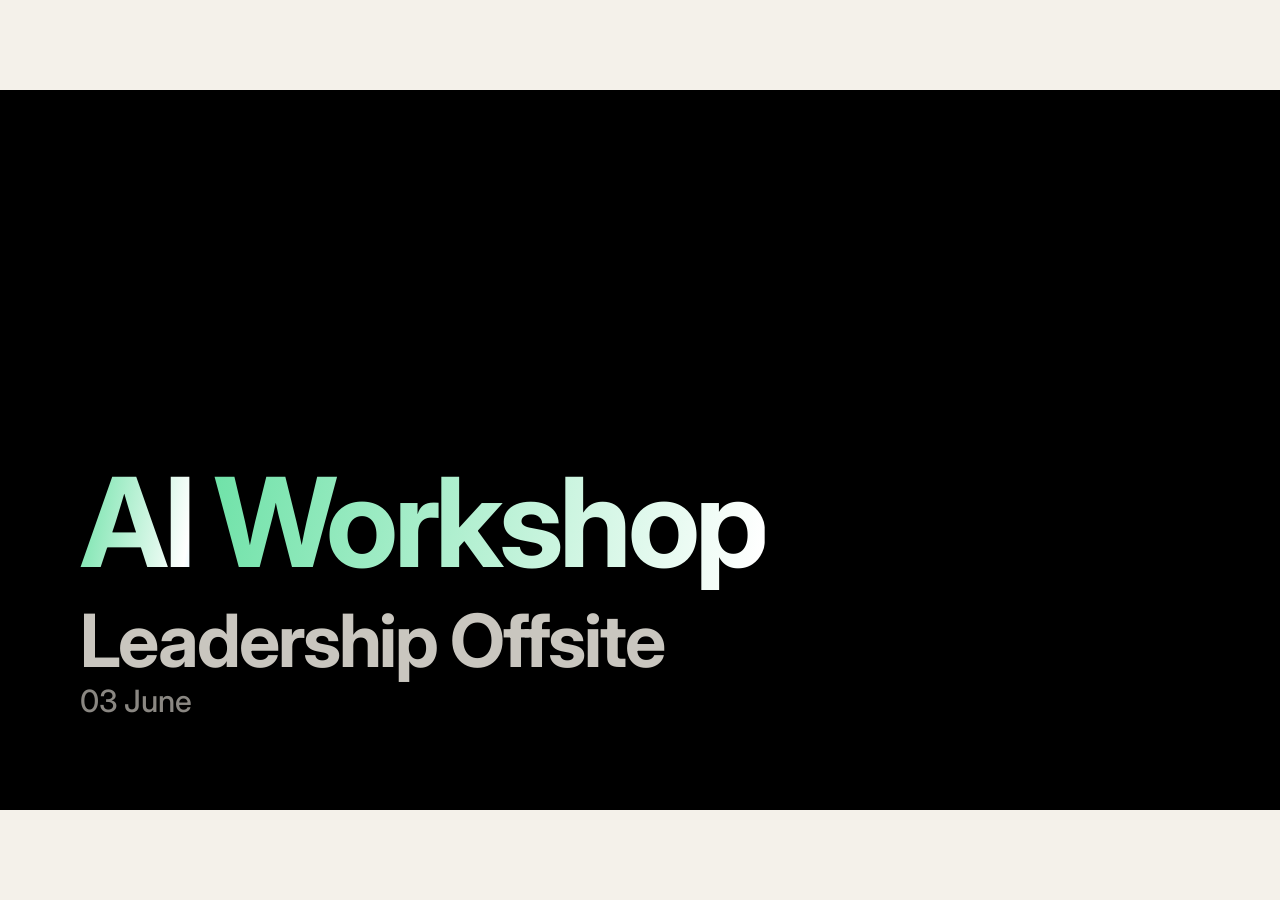
<file: index.html>
<!doctype html>
<html lang="en">
<head>
<meta charset="utf-8" />
<title>Aspire · Leadership AI Workshop · v2</title>
<meta name="viewport" content="width=device-width,initial-scale=1" />
<link rel="preconnect" href="https://fonts.googleapis.com">
<link rel="preconnect" href="https://fonts.gstatic.com" crossorigin>
<link href="https://fonts.googleapis.com/css2?family=Inter:wght@400;500;600;700;800;900&family=IBM+Plex+Mono:wght@400;500;600&display=swap" rel="stylesheet">
<link rel="stylesheet" href="styles.css?v=35">
<script type="application/json" id="speaker-notes">[]</script>
</head>
<body>
<div class="stage" id="stage">
  <div class="canvas" id="canvas">

    <!-- Top accent bar — runs across every slide -->
    <div class="accent-bar"></div>

    <!-- ═════════ SLIDE 1 — Title (DARK · video bg) ═════════ -->
    <section class="slide cold-open" data-slide="1" data-screen-label="01 Leadership AI Workshop" data-section="An opening" data-steps="1">
      <video class="bg-video" id="cold-open-video" autoplay muted loop playsinline preload="auto" src="https://d8j0ntlcm91z4.cloudfront.net/user_38xzZboKViGWJOttwIXH07lWA1P/hf_20260328_105406_16f4600d-7a92-4292-b96e-b19156c7830a.mp4"></video>
      <div class="grain"></div>
      <div class="bg-tint"></div>
      <div class="vignette"></div>

      <div class="title-stack">
        <div class="title-line">
          <em><span class="word-mask"><span class="word w1">AI</span></span>&nbsp;<span class="word-mask"><span class="word w2">Workshop</span></span></em>
        </div>
        <div class="title-line subline">
          <span class="word-mask"><span class="word w3">Leadership&nbsp;Offsite</span></span>
        </div>
        <div class="title-line dateline">
          <span class="word-mask"><span class="word w4">03&nbsp;June</span></span>
        </div>
      </div>
    </section>

    <!-- ═════════ SLIDE 2 — Not a tool ═════════ -->
    <section class="slide statement" data-slide="2" data-screen-label="02 Not a tool" data-section="The dismissal" data-steps="1">
      <div class="slide-eyebrow"><span class="num">02</span></div>
      <div class="stack">
        <p class="line reveal" data-step="1" data-strike="true">
          AI is not just a <span class="strike">tool</span>.<br/>
          It needs to be <em>the new standard.</em>
        </p>
      </div>
    </section>

    <!-- ═════════ SLIDE 3 — Already shipping ═════════ -->
    <section class="slide shipping" data-slide="3" data-screen-label="03 Already shipping" data-section="What good looks like" data-steps="4">
      <div class="slide-eyebrow"><span class="num">03</span></div>
      <div class="shipping-head">
        <h2 class="title">Already shipping.</h2>
      </div>
      <div class="shipping-grid">
        <div class="ship-card reveal" data-step="1">
          <div class="wordmark">Ramp</div>
          <div class="product-line">
            <span class="product-name">Glass</span>
            <p class="blurb">An internal vibecoding platform governed by Ramp's design system. Used company-wide.</p>
          </div>
          <a class="link" href="https://x.com/buchan_sm/status/2044524727679566156" target="_blank" rel="noopener">Read<span class="arr">→</span></a>
        </div>
        <div class="ship-card reveal" data-step="2">
          <div class="wordmark">Stripe</div>
          <div class="product-line">
            <span class="product-name">Minions</span>
            <p class="blurb">End-to-end coding agents shipping production work autonomously.</p>
          </div>
          <a class="link" href="https://stripe.dev/blog/minions-stripes-one-shot-end-to-end-coding-agents" target="_blank" rel="noopener">Read<span class="arr">→</span></a>
        </div>
        <div class="ship-card reveal" data-step="3">
          <div class="wordmark">Airwallex</div>
          <div class="product-line">
            <span class="product-name">AirDev</span>
            <p class="blurb">An in-house fleet of autonomous engineering agents.</p>
          </div>
          <a class="link" href="https://careers.airwallex.com/blog/airdev-ai-agents/" target="_blank" rel="noopener">Read<span class="arr">→</span></a>
        </div>
        <div class="ship-card reveal" data-step="4">
          <div class="wordmark">Spotify</div>
          <div class="product-line">
            <span class="product-name">Honk</span>
            <p class="blurb">Background coding agents that ship production work autonomously.</p>
          </div>
          <a class="link" href="https://engineering.atspotify.com/2025/11/spotifys-background-coding-agent-part-1" target="_blank" rel="noopener">Read<span class="arr">→</span></a>
        </div>
      </div>
    </section>

    <!-- ═════════ SLIDE 4 — Two ways ═════════ -->
    <section class="slide statement" data-slide="4" data-screen-label="04 Two ways" data-section="The distinction" data-steps="1">
      <div class="slide-eyebrow"><span class="num">04</span></div>
      <div class="stack">
        <p class="line reveal slow" data-step="1">Using AI has<br/>two modes.<br/><em>Builder vs Harness.</em></p>
      </div>
    </section>

    <!-- ═════════ SLIDE 5 — Harness diagram ═════════ -->
    <section class="slide harness-slide" data-slide="5" data-screen-label="05 A harness" data-section="The harness, defined" data-steps="6">
      <div class="slide-eyebrow"><span class="num">05</span></div>
      <h2 class="harness-title reveal" data-step="1">What is an <em>agent harness</em>?</h2>

      <div class="harness-figure">
        <span class="harness-model reveal" data-step="2">Model</span>

        <svg class="harness-ring reveal" data-step="3" viewBox="0 0 720 720" preserveAspectRatio="xMidYMid meet" aria-hidden="true">
          <circle class="ring-bg" cx="360" cy="360" r="280"></circle>
          <circle class="pulse-arc" cx="360" cy="360" r="280"></circle>
        </svg>

        <!-- Nodes positioned at radius 280 from center (360, 360). -->
        <div class="harness-nodes reveal" data-step="4">
          <!-- top -->
          <div class="harness-node" style="top: 80px; left: 360px;">
            <span class="label">Prompts</span>
            <span class="sublabel">what to ask</span>
          </div>
          <!-- upper-right -->
          <div class="harness-node" style="top: 220px; left: 602px;">
            <span class="label">Tools</span>
            <span class="sublabel">how to act</span>
          </div>
          <!-- lower-right -->
          <div class="harness-node" style="top: 500px; left: 602px;">
            <span class="label">Skills</span>
            <span class="sublabel">how it's done</span>
          </div>
          <!-- bottom -->
          <div class="harness-node" style="top: 640px; left: 360px;">
            <span class="label">Memory</span>
            <span class="sublabel">what it knows</span>
          </div>
          <!-- lower-left -->
          <div class="harness-node" style="top: 500px; left: 118px;">
            <span class="label">Triggers</span>
            <span class="sublabel">when to run</span>
          </div>
          <!-- upper-left -->
          <div class="harness-node" style="top: 220px; left: 118px;">
            <span class="label">Guardrails</span>
            <span class="sublabel">where to stop</span>
          </div>
        </div>
      </div>

      <p class="harness-caption reveal" data-step="5">
        The model is the engine. The harness is everything around it &mdash; the machine that turns raw capability into <em>reliable, repeatable work.</em>
      </p>

      <div class="harness-refs reveal" data-step="6">
        <span class="refs-label">Further reading</span>
        <a class="ref-link" href="https://www.anthropic.com/engineering/harness-design-long-running-apps" target="_blank" rel="noopener">Anthropic · Harness design for long-running apps<span class="arr">→</span></a>
        <a class="ref-link" href="https://openai.com/index/harness-engineering/" target="_blank" rel="noopener">OpenAI · Harness engineering<span class="arr">→</span></a>
      </div>
    </section>

    <!-- ═════════ SLIDE 6 — Pattern → discipline ═════════ -->
    <section class="slide statement" data-slide="6" data-screen-label="06 The pivot" data-section="The pivot" data-steps="2">
      <div class="slide-eyebrow"><span class="num">06</span></div>
      <div class="stack">
        <p class="line reveal" data-step="1">A harness is an engineering practice.</p>
        <p class="line reveal slow" data-step="2">It's also an <em>organisational mindset.</em></p>
      </div>
    </section>

    <!-- ═════════ SLIDE 7 — Builder definition ═════════ -->
    <section class="slide definition" data-slide="7" data-screen-label="07 Builder" data-section="The builder" data-steps="2">
      <div class="slide-eyebrow"><span class="num">07</span></div>
      <div class="def-stack">
        <div class="def-tag reveal" data-step="1"><span class="num">Mode 01</span></div>
        <h2 class="def-word reveal" data-step="1">Builder</h2>
        <p class="def-body reveal" data-step="2">
          Uses AI to do their own work better. <span class="muted">Drafts faster, researches deeper, codes more confidently.</span> <em>Works in-the-loop, compounds linearly.</em>
        </p>
      </div>
    </section>

    <!-- ═════════ SLIDE 8 — Harness definition ═════════ -->
    <section class="slide definition" data-slide="8" data-screen-label="08 Harness" data-section="The harness" data-steps="2">
      <div class="slide-eyebrow"><span class="num">08</span></div>
      <div class="def-stack">
        <div class="def-tag reveal" data-step="1"><span class="num">Mode 02</span></div>
        <h2 class="def-word is-accent reveal" data-step="1">Harness</h2>
        <p class="def-body reveal" data-step="2">
          Builds systems around AIs that do work for you. <span class="muted">Creates efficiency, scale and leverage.</span> <em>Works on-the-loop, compounds exponentially.</em>
        </p>
      </div>
    </section>

    <!-- ═════════ SLIDE 9 — Compounding (line vs exponential curve) ═════════ -->
    <section class="slide compounding" data-slide="9" data-screen-label="09 Compounding" data-section="How they compound" data-steps="1">
      <div class="slide-eyebrow"><span class="num">09</span></div>
      <div class="cmp-head reveal" data-step="1">
        <h2 class="cmp-title">Builder vs <em>Harness</em>.</h2>
      </div>
      <div class="cmp-chart">
        <svg id="cmpSvg" viewBox="0 0 1600 580" preserveAspectRatio="none" aria-hidden="true">
          <!-- Gridlines -->
          <line class="gridline" x1="60" y1="120" x2="1560" y2="120"></line>
          <line class="gridline" x1="60" y1="240" x2="1560" y2="240"></line>
          <line class="gridline" x1="60" y1="360" x2="1560" y2="360"></line>
          <line class="gridline" x1="60" y1="480" x2="1560" y2="480"></line>
          <!-- Axes -->
          <line class="axis" x1="60" y1="540" x2="1560" y2="540"></line>
          <line class="axis" x1="60" y1="40" x2="60" y2="540"></line>
          <!-- X labels -->
          <text class="axis-tick" x="60" y="570">MON</text>
          <text class="axis-tick" x="310" y="570">TUE</text>
          <text class="axis-tick" x="560" y="570">WED</text>
          <text class="axis-tick" x="810" y="570">THU</text>
          <text class="axis-tick" x="1060" y="570">FRI</text>
          <text class="axis-tick" x="1310" y="570">SAT</text>
          <text class="axis-tick" x="1530" y="570">SUN</text>
          <!-- Y labels -->
          <text class="axis-tick" x="20" y="544">0</text>
          <text class="axis-tick" x="14" y="364">15</text>
          <text class="axis-tick" x="14" y="124">30+</text>

          <!-- Builder line (linear) -->
          <path id="cmpBuilderPath" class="line-builder" d="M 60 540 L 1560 480"></path>
          <!-- Harness curve (exponential) -->
          <path id="cmpHarnessPath" class="curve-harness" d="M 60 540 C 360 540, 760 520, 1060 380 S 1460 100, 1560 60"></path>

          <!-- Endpoints -->
          <circle id="cmpBuilderEnd" class="endpoint-builder" cx="1560" cy="480" r="0"></circle>
          <circle id="cmpHarnessEnd" class="endpoint-harness" cx="1560" cy="60" r="0"></circle>
          <circle id="cmpHarnessPulse" class="endpoint-pulse" cx="1560" cy="60" r="6"></circle>

          <!-- Labels (positioned via JS) -->
          <text id="cmpBuilderLabel" class="lab-builder" x="1500" y="465" opacity="0">BUILDER</text>
          <text id="cmpHarnessLabel" class="lab-harness" x="1330" y="120" opacity="0">HARNESS</text>
        </svg>
      </div>
    </section>

    <!-- ═════════ SLIDE 10 — Builders use / Harnesses are ═════════ -->
    <section class="slide statement" data-slide="10" data-screen-label="10 Builders / Harnesses" data-section="The handoff" data-steps="2">
      <div class="slide-eyebrow"><span class="num">10</span></div>
      <div class="stack">
        <p class="line reveal" data-step="1"><em>Builders</em> create output.</p>
        <p class="line reveal slow" data-step="2"><em>Harnesses</em> create <span class="accent-mark">leverage</span>.</p>
      </div>
    </section>

    <!-- ═════════ SLIDE 11 — Manifesto ═════════ -->
    <section class="slide manifesto" data-slide="11" data-screen-label="11 Org-level harness" data-section="At the level of an org" data-steps="4">
      <div class="slide-eyebrow"><span class="num">11</span></div>
      <h2 class="manifesto-title reveal" data-step="1">Harnesses as an <em>org mindset</em>.</h2>
      <div class="manifesto-list">
        <div class="manifesto-item reveal" data-step="2">
          <div class="num">01</div>
          <div class="body">
            <h3 class="manifesto-headline">Embedded <em>operators.</em></h3>
            <p class="manifesto-body">AI-native builders sitting inside teams who understand processes, and are incentivised to build AI solutions around them.</p>
          </div>
        </div>
        <div class="manifesto-item reveal" data-step="3">
          <div class="num">02</div>
          <div class="body">
            <h3 class="manifesto-headline"><em>Compounding</em> behaviours.</h3>
            <p class="manifesto-body">Teams work more on-the-loop, less in-the-loop. Processes become agents, standards become skills, AI-readable documents become the non-negotiable source of truth for agents. Create leverage, not output.</p>
          </div>
        </div>
        <div class="manifesto-item reveal" data-step="4">
          <div class="num">03</div>
          <div class="body">
            <h3 class="manifesto-headline"><em>AI</em> <em>Roadmaps</em> as a KPI.</h3>
            <p class="manifesto-body">A concrete AI roadmap per function, reviewed the way other strategic plans already are.</p>
          </div>
        </div>
      </div>
    </section>

    <!-- ═════════ SLIDE 12 — Transitions close ═════════ -->
    <section class="slide statement" data-slide="12" data-screen-label="12 Transitions" data-section="The close" data-steps="1">
      <div class="slide-eyebrow"><span class="num">12</span></div>
      <div class="stack">
        <p class="line reveal slow" data-step="1">Winners are built in <span class="accent-mark">transitions</span>.</p>
      </div>
    </section>

  </div>
</div>

<script src="deck.js?v=2"></script>
<script>
(function() {
  const video = document.getElementById('cold-open-video');
  if (!video) return;
  video.playbackRate = 0.75;
  video.play().catch(()=>{});
  video.addEventListener('loadedmetadata', () => { video.playbackRate = 0.75; });
  video.addEventListener('play', () => { video.playbackRate = 0.75; });
})();
</script>
</body>
</html>
</file>
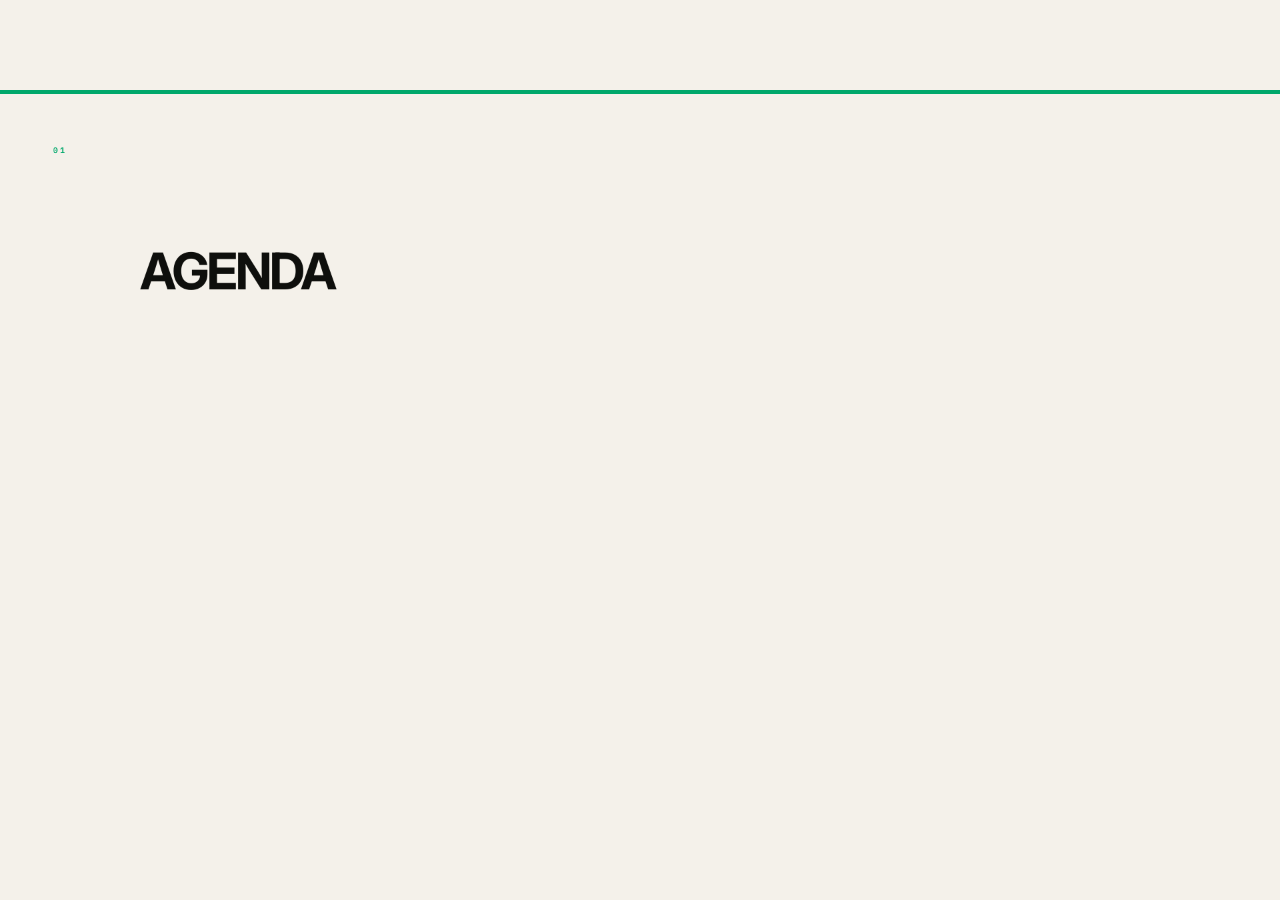
<file: workshop1.html>
<!doctype html>
<html lang="en">
<head>
<meta charset="utf-8" />
<title>Aspire · Leadership AI Workshop · Workshop 1 — Connectors & Artifacts</title>
<meta name="viewport" content="width=device-width,initial-scale=1" />
<link rel="preconnect" href="https://fonts.googleapis.com">
<link rel="preconnect" href="https://fonts.gstatic.com" crossorigin>
<link href="https://fonts.googleapis.com/css2?family=Inter:wght@400;500;600;700;800;900&family=IBM+Plex+Mono:wght@400;500;600&display=swap" rel="stylesheet">
<link rel="stylesheet" href="styles.css?v=33">
<script type="application/json" id="speaker-notes">[]</script>
</head>
<body>
<div class="stage" id="stage">
  <div class="canvas" id="canvas">

    <!-- Top accent bar — runs across every slide -->
    <div class="accent-bar"></div>

    <!-- ═════════ SLIDE 1 — Agenda ═════════ -->
    <section class="slide manifesto" data-slide="1" data-screen-label="01 Agenda" data-section="Today" data-steps="5">
      <div class="slide-eyebrow"><span class="num">01</span></div>
      <h2 class="manifesto-title reveal" data-step="1">Agenda</h2>
      <div class="manifesto-list">
        <div class="manifesto-item reveal" data-step="2">
          <div class="num">01</div>
          <div class="body">
            <h3 class="manifesto-headline">Workshop 1: <em>Connectors &amp; Artifacts</em></h3>
          </div>
        </div>
        <div class="manifesto-item reveal" data-step="3">
          <div class="num">02</div>
          <div class="body">
            <h3 class="manifesto-headline">Workshop 2: <em>Skills</em></h3>
          </div>
        </div>
        <div class="manifesto-item reveal" data-step="4">
          <div class="num">03</div>
          <div class="body">
            <h3 class="manifesto-headline">Workshop 3: <em>Automations &amp; n8n</em></h3>
          </div>
        </div>
        <div class="manifesto-item reveal" data-step="5">
          <div class="num">04</div>
          <div class="body">
            <h3 class="manifesto-headline"><em>Close</em></h3>
          </div>
        </div>
      </div>
    </section>

    <!-- ═════════ SLIDE 2 — Title ═════════ -->
    <section class="slide statement center" data-slide="2" data-screen-label="02 Workshop 1" data-section="An opening" data-steps="1">
      <div class="slide-eyebrow"><span class="num">02</span></div>
      <div class="stack">
        <p class="line reveal slow" data-step="1">Workshop 1<em class="subtitle">Connectors &amp; Artifacts.</em></p>
      </div>
    </section>

    <!-- ═════════ SLIDE 3 — Connector definition ═════════ -->
    <section class="slide statement" data-slide="3" data-screen-label="03 Connector defined" data-section="The definition" data-steps="1">
      <div class="slide-eyebrow"><span class="num">03</span></div>
      <div class="stack">
        <p class="line reveal" data-step="1">A <em>connector / MCP</em> connects your data with <em>AI agents</em>.</p>
      </div>
    </section>

    <!-- ═════════ SLIDE 4 — Must-have connectors ═════════ -->
    <section class="slide shipping with-aside" data-slide="4" data-screen-label="04 Must-have connectors" data-section="The must-haves" data-steps="4">
      <div class="slide-eyebrow"><span class="num">04</span></div>
      <img class="connector-aside" src="screenshots/claude-sidebar.png" alt="Claude desktop sidebar showing Customize option">
      <div class="shipping-head">
        <h2 class="title">Must-have <em>connectors</em>.</h2>
      </div>
      <div class="shipping-grid">
        <div class="ship-card reveal" data-step="1">
          <div class="brand-lockup">
            <img class="brand-logo" src="assets/slack.png" alt="Slack">
            <div class="wordmark">Slack</div>
          </div>
        </div>
        <div class="ship-card reveal" data-step="2">
          <div class="brand-lockup">
            <img class="brand-logo" src="assets/atlassian.svg" alt="Atlassian">
            <div class="wordmark">Atlassian</div>
          </div>
          <div class="product-line">
            <span class="product-name">Rovo</span>
          </div>
        </div>
        <div class="ship-card reveal" data-step="3">
          <div class="brand-lockup">
            <img class="brand-logo" src="assets/databricks.png" alt="Databricks">
            <div class="wordmark">Databricks</div>
          </div>
          <div class="product-line">
            <span class="product-name">Group Metrics · Acquisition and Revenue · Cards · Lifecycle · Payment Operations · Payments and Local Hub · Transaction Screening</span>
          </div>
        </div>
        <div class="ship-card reveal" data-step="4">
          <div class="brand-lockup">
            <img class="brand-logo" src="assets/Google__G__logo.svg.webp" alt="Google">
            <div class="wordmark">Google</div>
          </div>
          <div class="product-line">
            <span class="product-name">Gmail · Calendar · Drive</span>
          </div>
        </div>
      </div>
    </section>

    <!-- ═════════ SLIDE 5 — Prompts to try ═════════ -->
    <section class="slide shipping is-prompts" data-slide="5" data-screen-label="05 Prompts to try" data-section="Try one" data-steps="4">
      <div class="slide-eyebrow"><span class="num">05</span></div>
      <div class="shipping-head">
        <h2 class="title">Prompts to <em>try</em>.</h2>
      </div>
      <div class="shipping-grid">
        <div class="ship-card reveal" data-step="1">
          <div class="brand-lockup">
            <img class="brand-logo" src="assets/slack.png" alt="Slack">
            <div class="wordmark">Slack</div>
          </div>
          <div class="prompt-set">
            <div class="prompt">
              <span class="prompt-tag pull">Pull</span>
              <p class="blurb">Use the Slack MCP to summarise unread messages in my top 3 channels since Friday, and flag anything I'm @mentioned in.</p>
            </div>
            <div class="prompt">
              <span class="prompt-tag push">Push</span>
              <p class="blurb">Now send that summary to my personal Slack.</p>
            </div>
          </div>
        </div>
        <div class="ship-card reveal" data-step="2">
          <div class="brand-lockup">
            <img class="brand-logo" src="assets/atlassian.svg" alt="Atlassian">
            <div class="wordmark">Atlassian</div>
          </div>
          <div class="prompt-set">
            <div class="prompt">
              <span class="prompt-tag pull">Pull</span>
              <p class="blurb">Use Atlassian MCP and give me a breakdown of all PRD tickets reported this week by Product Area.</p>
            </div>
            <div class="prompt">
              <span class="prompt-tag push">Push</span>
              <p class="blurb">Now create a summary report in Confluence for me.</p>
            </div>
          </div>
        </div>
        <div class="ship-card reveal" data-step="3">
          <div class="brand-lockup">
            <img class="brand-logo" src="assets/databricks.png" alt="Databricks">
            <div class="wordmark">Databricks</div>
          </div>
          <div class="prompt-set">
            <div class="prompt">
              <span class="prompt-tag pull">Pull</span>
              <p class="blurb">Use Group Metrics Genie, tell me how Hong Kong TPV and AA performance has been this month. What's driving this?</p>
            </div>
          </div>
        </div>
        <div class="ship-card reveal" data-step="4">
          <div class="brand-lockup">
            <img class="brand-logo" src="assets/Google__G__logo.svg.webp" alt="Google">
            <div class="wordmark">Google</div>
          </div>
          <div class="prompt-set">
            <div class="prompt">
              <span class="prompt-tag pull">Pull</span>
              <p class="blurb">Use Google Calendar and tell me what to focus on today. Share links to any related documents or Slack messages.</p>
            </div>
            <div class="prompt">
              <span class="prompt-tag push">Push</span>
              <p class="blurb">Now create a follow-up calendar invite for me tomorrow with person X.</p>
            </div>
          </div>
        </div>
      </div>
    </section>

    <!-- ═════════ SLIDE 6 — The artifact ═════════ -->
    <section class="slide statement center" data-slide="6" data-screen-label="06 The artifact" data-section="The payoff" data-steps="2">
      <div class="slide-eyebrow"><span class="num">06</span></div>
      <div class="stack">
        <p class="line reveal small" data-step="1">In <span class="burnt">Claude Cowork</span>, type:</p>
        <p class="line reveal" data-step="1">Build me a <em>live, interactable artifact</em> with this output.</p>
        <p class="line reveal slow small" data-step="2">Alternatively, use the <a href="https://drive.google.com/drive/folders/14ld_Msl0rEGU90ZsxcbgbZ0MrAAflB87" target="_blank" rel="noopener">Sales datasets here</a>.</p>
      </div>
    </section>

    <!-- ═════════ SLIDE 7 — Sales Pipeline Artifact ═════════ -->
    <section class="slide statement center" data-slide="7" data-screen-label="07 Sales Pipeline Artifact" data-section="The payoff" data-steps="2">
      <div class="slide-eyebrow"><span class="num">07</span></div>
      <div class="stack">
        <h2 class="title reveal" data-step="1">Sales Pipeline Artifact</h2>
        <img class="artifact-shot reveal slow" data-step="2" src="assets/sales-pipeline-artifact.png" alt="Sales pipeline artifact built in Claude Cowork">
      </div>
    </section>

    <!-- ═════════ SLIDE 8 — Opex dashboard ═════════ -->
    <section class="slide statement center" data-slide="8" data-screen-label="08 Opex dashboard" data-section="The payoff" data-steps="3">
      <div class="slide-eyebrow"><span class="num">08</span></div>
      <div class="stack">
        <h2 class="title reveal" data-step="1">Opex dashboard built by Neha</h2>
        <div class="opex-stack">
          <img class="opex-shot reveal slow" data-step="2" src="assets/opex-1.png" alt="Opex dashboard view 1">
          <img class="opex-shot reveal slow" data-step="3" src="assets/opex-3.png" alt="Opex dashboard view 2">
        </div>
      </div>
    </section>

  </div>
</div>

<script src="deck.js?v=2"></script>
</body>
</html>
</file>
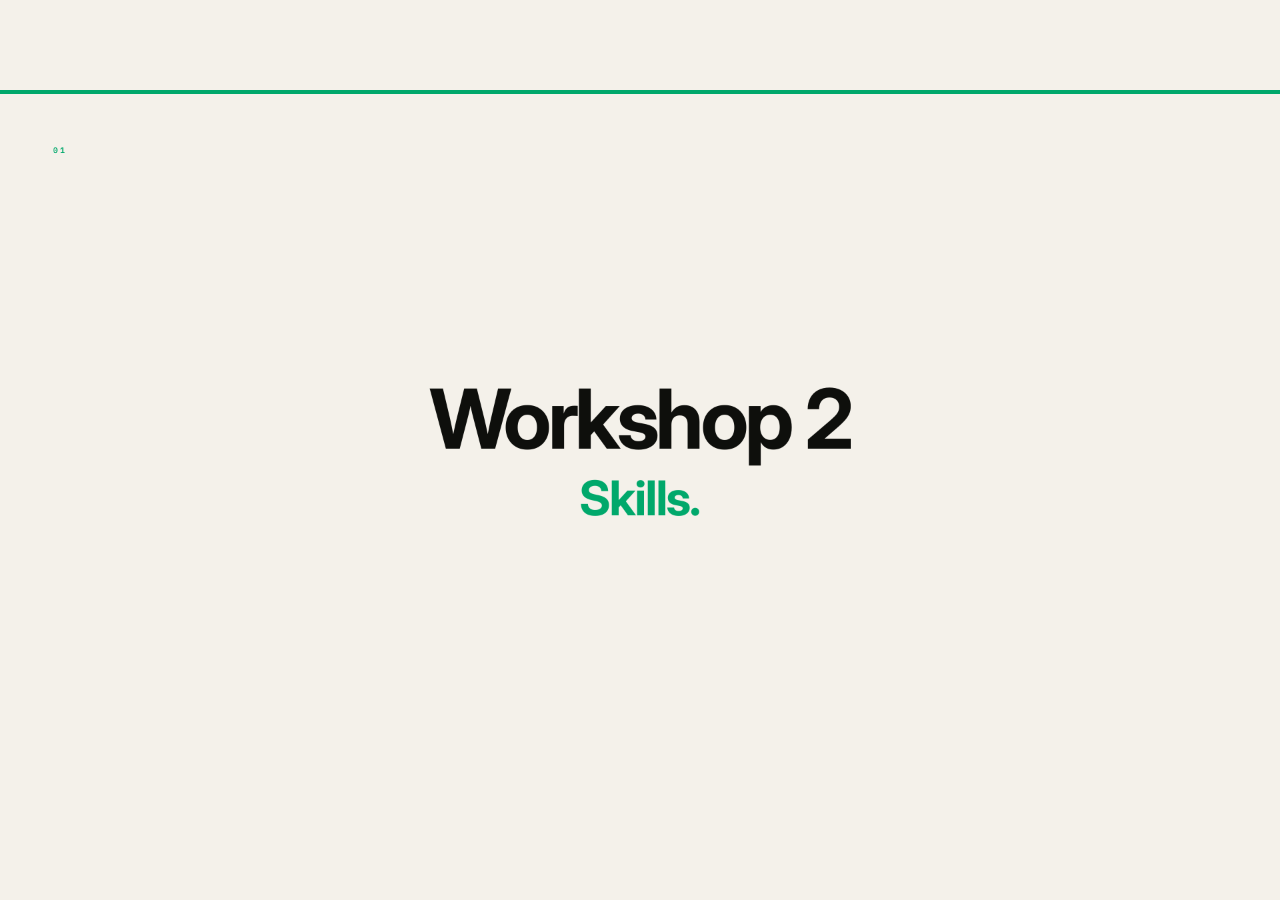
<file: workshop2.html>
<!doctype html>
<html lang="en">
<head>
<meta charset="utf-8" />
<title>Aspire · Leadership AI Workshop · Workshop 2 — Skills</title>
<meta name="viewport" content="width=device-width,initial-scale=1" />
<link rel="preconnect" href="https://fonts.googleapis.com">
<link rel="preconnect" href="https://fonts.gstatic.com" crossorigin>
<link href="https://fonts.googleapis.com/css2?family=Inter:wght@400;500;600;700;800;900&family=IBM+Plex+Mono:wght@400;500;600&display=swap" rel="stylesheet">
<link rel="stylesheet" href="styles.css?v=32">
<style>
  /* Slide 5 — day-in-the-life vignette (local to this deck) */
  .vignette {
    display: flex; flex-direction: column;
    align-items: flex-start; justify-content: center;
    padding: 0 200px;
  }
  .vignette .vig-title {
    font-family: var(--sans); font-weight: 700;
    font-size: 64px; line-height: 1.02; letter-spacing: -0.045em;
    color: var(--ink); margin-bottom: 48px; max-width: 1560px;
    text-wrap: balance;
  }
  .vignette .vig-title em { font-style: normal; color: var(--accent); }
  .vignette .vig-title .vig-aside {
    font-size: 0.42em; font-weight: 500; color: var(--ink-mute);
    letter-spacing: -0.015em;
  }
  .vig-story { display: flex; flex-direction: column; gap: 32px; max-width: 1560px; width: 100%; }
  .vig-para {
    font-family: var(--sans); font-size: 39px; line-height: 1.45;
    letter-spacing: -0.015em; color: var(--ink); font-weight: 500;
  }
  .vig-para strong { font-weight: 700; color: var(--ink); }
  .skill {
    font-family: var(--mono); font-size: 0.82em; font-weight: 600;
    color: var(--accent-deep); background: var(--accent-soft);
    padding: 0.08em 0.34em; border-radius: 5px; white-space: nowrap;
    letter-spacing: -0.01em;
  }
  .prompt-link {
    color: var(--accent-deep); font-weight: 600;
    text-decoration: underline; text-underline-offset: 5px;
    text-decoration-thickness: 2px;
  }
  /* Slide 7 — marketing skills framework */
  .fw-slide {
    display: flex; flex-direction: column;
    align-items: flex-start; justify-content: center;
    padding: 0 120px; gap: 38px;
  }
  .fw-head { max-width: 1680px; }
  .fw-title {
    font-family: var(--sans); font-weight: 700; font-size: 58px;
    line-height: 1.0; letter-spacing: -0.045em; color: var(--ink);
  }
  .fw-title em { font-style: normal; color: var(--accent); }
  .fw-sub {
    font-family: var(--sans); font-size: 21px; line-height: 1.42;
    letter-spacing: -0.005em; color: var(--ink-soft);
    margin-top: 18px; max-width: 1120px; font-weight: 400;
  }
  .fw-grid { column-count: 4; column-gap: 32px; width: 100%; max-width: 1680px; }
  .fw-card { break-inside: avoid; margin-bottom: 22px; }
  .fw-area {
    font-family: var(--mono); font-size: 12px; letter-spacing: 0.14em;
    text-transform: uppercase; color: var(--accent-deep); font-weight: 600;
    padding-bottom: 7px; margin-bottom: 9px; border-bottom: 1px solid var(--rule);
  }
  .fw-skill { margin-bottom: 12px; }
  .fw-skill-name {
    display: block; font-family: var(--sans); font-size: 16px;
    font-weight: 600; line-height: 1.25; color: var(--ink); letter-spacing: -0.01em;
  }
  .fw-skill-note {
    display: block; font-family: var(--sans); font-size: 12.5px;
    line-height: 1.3; color: var(--ink-soft); margin-top: 2px; letter-spacing: -0.003em;
  }
  .fw-strategist {
    display: flex; gap: 26px; align-items: flex-start;
    width: 100%; max-width: 1680px;
    background: var(--accent-soft); border-left: 4px solid var(--accent);
    padding: 24px 30px;
  }
  .fw-strat-tag {
    font-family: var(--mono); font-size: 12px; letter-spacing: 0.16em;
    text-transform: uppercase; color: var(--accent-deep); font-weight: 600;
    white-space: nowrap; padding-top: 6px; flex: 0 0 auto;
  }
  .fw-strat-name {
    font-family: var(--sans); font-weight: 700; font-size: 27px;
    letter-spacing: -0.025em; color: var(--ink);
  }
  .fw-strat-desc {
    font-family: var(--sans); font-size: 19px; line-height: 1.42;
    color: var(--ink-soft); margin-top: 5px; max-width: 1320px; font-weight: 400;
  }
  /* Slide 7 — test your tone-of-voice skill (centered prompt card) */
  .tp-box {
    width: 100%; max-width: 1360px; margin: 4px auto 0;
    text-align: left;
    background: var(--accent-soft); border-left: 4px solid var(--accent);
    border-radius: 6px; padding: 30px 38px;
  }
  .tp-tag {
    font-family: var(--mono); font-size: 12px; letter-spacing: 0.16em;
    text-transform: uppercase; color: var(--accent-deep); font-weight: 600;
    display: block; margin-bottom: 14px;
  }
  .tp-body {
    font-family: var(--mono); font-size: 22px; line-height: 1.5;
    color: var(--ink); font-weight: 500; letter-spacing: -0.005em;
  }
</style>
<script type="application/json" id="speaker-notes">[]</script>
</head>
<body>
<div class="stage" id="stage">
  <div class="canvas" id="canvas">

    <!-- Top accent bar — runs across every slide -->
    <div class="accent-bar"></div>

    <!-- ═════════ SLIDE 1 — Title ═════════ -->
    <section class="slide statement center" data-slide="1" data-screen-label="01 Workshop 2" data-section="An opening" data-steps="1">
      <div class="slide-eyebrow"><span class="num">01</span></div>
      <div class="stack">
        <p class="line reveal slow" data-step="1">Workshop 2<em class="subtitle">Skills.</em></p>
      </div>
    </section>

    <!-- ═════════ SLIDE 2 — What is a skill ═════════ -->
    <section class="slide definition" data-slide="2" data-screen-label="02 Skill defined" data-section="The definition" data-steps="2">
      <div class="slide-eyebrow"><span class="num">02</span></div>
      <div class="def-stack">
        <div class="def-tag reveal" data-step="1"><span class="num">What it is</span></div>
        <h2 class="def-word is-accent reveal" data-step="1">Skills</h2>
        <p class="def-body reveal" data-step="2">
          If Claude is the kitchen — a capable chef with every ingredient — a skill is the <em>recipe.</em> <span class="muted">A reusable set of instructions Claude follows the same way, every time.</span>
        </p>
      </div>
    </section>

    <!-- ═════════ SLIDE 3 — Why skills matter ═════════ -->
    <section class="slide statement" data-slide="3" data-screen-label="03 Why it matters" data-section="The point" data-steps="3">
      <div class="slide-eyebrow"><span class="num">03</span></div>
      <div class="stack">
        <p class="line reveal" data-step="1">A great prompt is a one-off.</p>
        <p class="line reveal slow" data-step="2">A <em>skill</em> is a <span class="accent-mark">repeatable standard</span>.</p>
        <p class="line small reveal slow" data-step="3">Consistent outcomes — from any team member, every time.</p>
      </div>
    </section>

    <!-- ═════════ SLIDE 4 — An operator's skills ═════════ -->
    <section class="slide shipping is-prompts" data-slide="4" data-screen-label="04 Operator's skills" data-section="In the operator's seat" data-steps="4">
      <div class="slide-eyebrow"><span class="num">04</span></div>
      <div class="shipping-head">
        <h2 class="title">Examples of skills at <em>Aspire</em>.</h2>
      </div>
      <div class="shipping-grid">
        <div class="ship-card reveal" data-step="1">
          <div class="wordmark">/tone-of-voice</div>
          <div class="product-line">
            <span class="product-name">Brand</span>
            <p class="blurb">Every customer reply, release note and exec update — in Aspire's voice, not the model's.</p>
          </div>
        </div>
        <div class="ship-card reveal" data-step="2">
          <div class="wordmark">/mbr-builder</div>
          <div class="product-line">
            <span class="product-name">Tribes</span>
            <p class="blurb">Raw Databricks metrics in, our standard monthly business review narrative out.</p>
          </div>
        </div>
        <div class="ship-card reveal" data-step="3">
          <div class="wordmark">/specs-writer</div>
          <div class="product-line">
            <span class="product-name">Product</span>
            <p class="blurb">A rough idea becomes an engineering-ready spec — user stories, edge cases and acceptance criteria, every time.</p>
          </div>
        </div>
        <div class="ship-card reveal" data-step="4">
          <div class="wordmark">/launchpad-ticket</div>
          <div class="product-line">
            <span class="product-name">Risk</span>
            <p class="blurb">A set of documents and inputs becomes a Launchpad ticket automatically — in a consistent, structured format.</p>
          </div>
        </div>
      </div>
    </section>

    <!-- ═════════ SLIDE 5 — Day in the life vignette ═════════ -->
    <section class="slide vignette" data-slide="5" data-screen-label="05 A day in the life" data-section="A day in the life" data-steps="4">
      <div class="slide-eyebrow"><span class="num">05</span></div>
      <div class="vig-story">
        <h2 class="vig-title">A day living <em>on the loop</em> <span class="vig-aside">(instead of in the loop)</span></h2>
        <p class="vig-para reveal" data-step="1">
          I start with <span class="skill">/slack-summary</span> — overnight messages, distilled to what matters. One needs a reply, so I draft it in seconds with <span class="skill">/my-tone-of-voice</span>.
        </p>
        <p class="vig-para reveal" data-step="2">
          It raises something worth digging into, so I run <span class="skill">/product-research</span>. It's 80% there — but I realise the skill doesn't prompt for a GTM strategy. I <strong>improve the skill to include it</strong>, so the next run is sharper, and stays that way permanently.
        </p>
        <p class="vig-para reveal" data-step="3">
          I write it up with <span class="skill">/write-specs</span>, which points at Confluence documents that hold the rules on how specs should be written — so <strong>the skill evolves with these documents over time</strong>. It looks great, and I'm not precious about it: the engineer reviewing it will run their own <span class="skill">/review-specs</span>, then <span class="skill">/convert-into-tech-specs</span> to finalise.
        </p>
        <p class="vig-para reveal" data-step="4">
          Before I log off, I open two Jira tickets with <span class="skill">/create-roadmap-item</span> and <span class="skill">/create-launchpad-ticket</span>. <strong>Done.</strong>
        </p>
      </div>
    </section>

    <!-- ═════════ SLIDE 6 — Live build-along · my-tone-of-voice ═════════ -->
    <section class="slide statement center" data-slide="6" data-screen-label="06 Build · my-tone-of-voice" data-section="Build your own" data-steps="2">
      <div class="slide-eyebrow"><span class="num">06</span><span class="sep"></span><span class="num">Live build-along</span></div>
      <div class="stack">
        <p class="line reveal" data-step="1">Building our first skill<em class="subtitle">/my-tone-of-voice</em></p>
        <p class="line small reveal slow" data-step="2">Use this prompt <a class="prompt-link" href="https://docs.google.com/document/d/1ehZiYcQk7pmAGW8BudO5Lks-lQcmmKWoEHN2D2MNJbA/edit?tab=t.lrpuxw1hoeua" target="_blank" rel="noopener">here</a>.</p>
      </div>
    </section>

    <!-- ═════════ SLIDE 7 — Test your tone-of-voice skill ═════════ -->
    <section class="slide statement center" data-slide="7" data-screen-label="07 Test it" data-section="Try it yourself" data-steps="2">
      <div class="slide-eyebrow"><span class="num">07</span><span class="sep"></span><span class="num">Test it</span></div>
      <div class="stack">
        <p class="line reveal" data-step="1">Let's test your <em>tone of voice</em> skill.</p>
        <div class="tp-box reveal slow" data-step="2">
          <span class="tp-tag">Try this prompt</span>
          <p class="tp-body">Using my-tone-of-voice skill, draft a Slack message to a colleague — someone roughly at my level, not my manager — who said they'd send me their updated pipeline numbers so I could plug them into the dashboard I built. It's now end of day, the numbers are still missing, and I need them in by tomorrow morning. I need to nudge them without being annoying, because (a) I genuinely like this person, and (b) I'll probably need a favour from them again soon.</p>
        </div>
        <p class="line small reveal slow" data-step="2">Find this prompt <a class="prompt-link" href="https://docs.google.com/document/d/1ehZiYcQk7pmAGW8BudO5Lks-lQcmmKWoEHN2D2MNJbA/edit?tab=t.lrpuxw1hoeua" target="_blank" rel="noopener">here</a>.</p>
      </div>
    </section>

    <!-- ═════════ SLIDE 8 — Marketing skills framework ═════════ -->
    <section class="slide fw-slide" data-slide="8" data-screen-label="08 Marketing framework" data-section="A framework" data-steps="3">
      <div class="slide-eyebrow"><span class="num">08</span><span class="sep"></span><span class="num">From Marketing</span></div>

      <div class="fw-head reveal" data-step="1">
        <h2 class="fw-title">A skill for every <em>process</em>.</h2>
        <p class="fw-sub">Skills framework from the Marketing team / Jared — shared to inspire!</p>
      </div>

      <div class="fw-grid reveal" data-step="2">
        <div class="fw-card">
          <div class="fw-area">Product Marketing</div>
          <div class="fw-skill"><span class="fw-skill-name">/mkt-positioning</span><span class="fw-skill-note">Draft positioning on proven frameworks</span></div>
          <div class="fw-skill"><span class="fw-skill-name">/mkt-compliance</span><span class="fw-skill-note">Check copy against AU fintech rules</span></div>
          <div class="fw-skill"><span class="fw-skill-name">/mkt-competitor</span><span class="fw-skill-note">Sharpen work against our rivals</span></div>
          <div class="fw-skill"><span class="fw-skill-name">/mkt-sales-enablement</span><span class="fw-skill-note">Arm sales with objection-handling</span></div>
          <div class="fw-skill"><span class="fw-skill-name">/mkt-messaging-framework</span><span class="fw-skill-note">Write in our house messaging style</span></div>
        </div>
        <div class="fw-card">
          <div class="fw-area">Brand Marketing</div>
          <div class="fw-skill"><span class="fw-skill-name">/mkt-brand-taste</span><span class="fw-skill-note">Pressure-test ideas for on-brand fit</span></div>
        </div>
        <div class="fw-card">
          <div class="fw-area">Social Media</div>
          <div class="fw-skill"><span class="fw-skill-name">/mkt-post-adaptor</span><span class="fw-skill-note">Recast a post in a leader's voice</span></div>
        </div>
        <div class="fw-card">
          <div class="fw-area">Content Creation</div>
          <div class="fw-skill"><span class="fw-skill-name">/mkt-brand-tov</span><span class="fw-skill-note">Make any draft sound like Aspire</span></div>
          <div class="fw-skill"><span class="fw-skill-name">/mkt-content-distribution</span><span class="fw-skill-note">Recut content to fit each channel</span></div>
        </div>
        <div class="fw-card">
          <div class="fw-area">Design</div>
          <div class="fw-skill"><span class="fw-skill-name">/mkt-design-brief</span><span class="fw-skill-note">Write a complete brief in one pass</span></div>
          <div class="fw-skill"><span class="fw-skill-name">/mkt-deck-template</span><span class="fw-skill-note">Rebrand generic decks as ours</span></div>
          <div class="fw-skill"><span class="fw-skill-name">/mkt-copy-fits-layout</span><span class="fw-skill-note">Fit copy to the layout first time</span></div>
        </div>
        <div class="fw-card">
          <div class="fw-area">Paid Media</div>
          <div class="fw-skill"><span class="fw-skill-name">/mkt-ad-copy</span><span class="fw-skill-note">Write SEM copy within limits & rules</span></div>
          <div class="fw-skill"><span class="fw-skill-name">/mkt-ad-creative</span><span class="fw-skill-note">Brief creative to each platform's specs</span></div>
          <div class="fw-skill"><span class="fw-skill-name">/mkt-ad-testing</span><span class="fw-skill-note">Design ad tests: hero plus variants</span></div>
          <div class="fw-skill"><span class="fw-skill-name">/mkt-ad-performance</span><span class="fw-skill-note">Steer spend with live results</span></div>
          <div class="fw-skill"><span class="fw-skill-name">/mkt-ad-data</span><span class="fw-skill-note">Mine past ads for wins & lessons</span></div>
          <div class="fw-skill"><span class="fw-skill-name">/mkt-utm</span><span class="fw-skill-note">Generate the right UTM tags</span></div>
          <div class="fw-skill"><span class="fw-skill-name">/mkt-full-funnel</span><span class="fw-skill-note">Build a full-funnel plan from a concept</span></div>
        </div>
        <div class="fw-card">
          <div class="fw-area">SEO</div>
          <div class="fw-skill"><span class="fw-skill-name">/mkt-meta-data</span><span class="fw-skill-note">Write meta titles & descriptions to spec</span></div>
          <div class="fw-skill"><span class="fw-skill-name">/mkt-serp-gap</span><span class="fw-skill-note">Find ranking gaps and how to win</span></div>
          <div class="fw-skill"><span class="fw-skill-name">/mkt-seo-or-no</span><span class="fw-skill-note">Decide if an idea deserves SEO</span></div>
        </div>
        <div class="fw-card">
          <div class="fw-area">PR</div>
          <div class="fw-skill"><span class="fw-skill-name">/mkt-press-release-writer</span><span class="fw-skill-note">Draft PRs in our voice & format</span></div>
        </div>
      </div>

      <div class="fw-strategist reveal" data-step="3">
        <div class="fw-strat-tag">★ The meta skill</div>
        <div class="fw-strat-body">
          <div class="fw-strat-name">/mkt-strategist</div>
          <div class="fw-strat-desc">Knows our channels, people, levers and goals — and proposes marketing plans within our risk, compliance and timeframe appetite. Not one task: it reasons about the whole function.</div>
        </div>
      </div>
    </section>

  </div>
</div>

<script src="deck.js?v=2"></script>
</body>
</html>
</file>
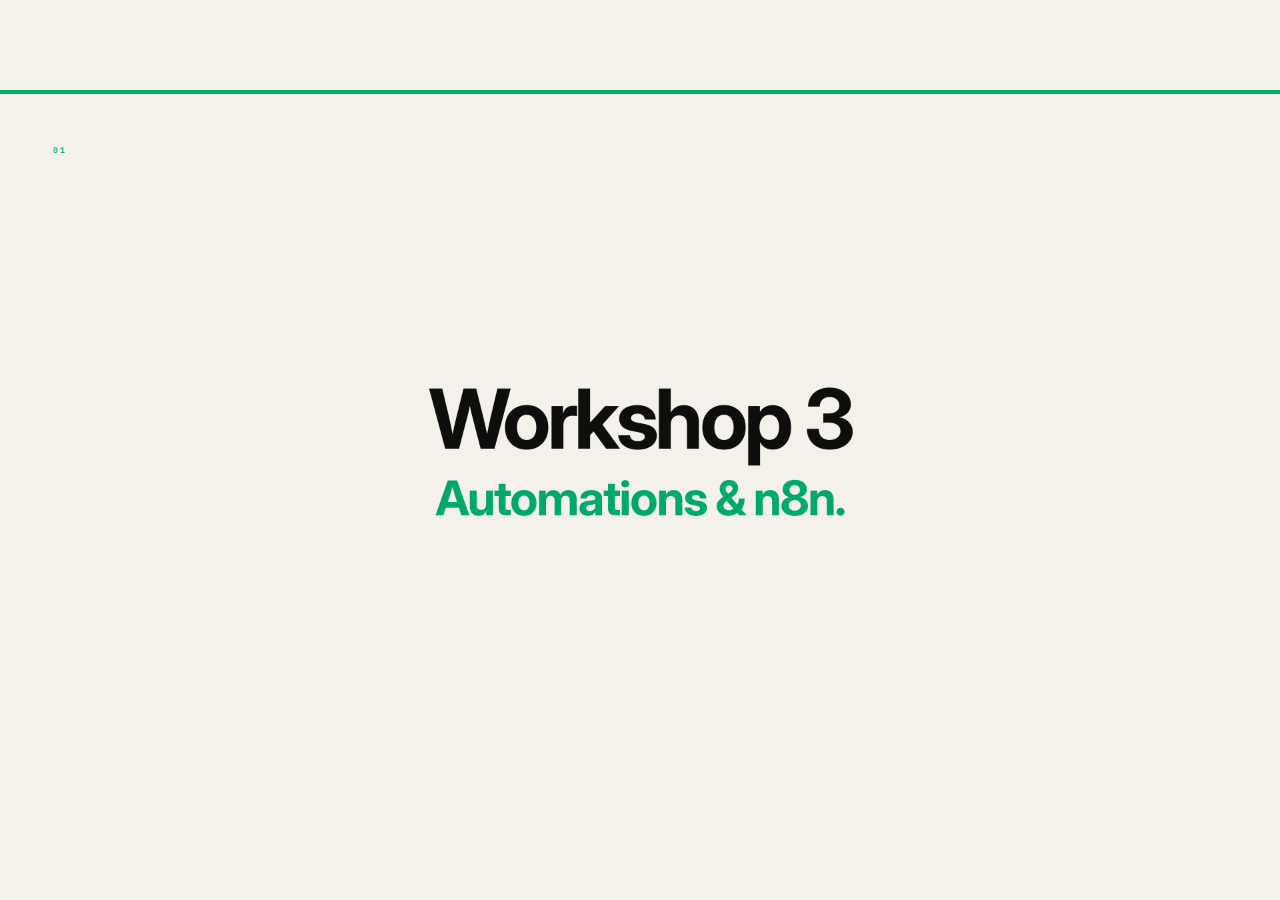
<file: workshop3.html>
<!doctype html>
<html lang="en">
<head>
<meta charset="utf-8" />
<title>Aspire · Leadership AI Workshop · Workshop 3 — Automations &amp; n8n</title>
<meta name="viewport" content="width=device-width,initial-scale=1" />
<link rel="preconnect" href="https://fonts.googleapis.com">
<link rel="preconnect" href="https://fonts.gstatic.com" crossorigin>
<link href="https://fonts.googleapis.com/css2?family=Inter:wght@400;500;600;700;800;900&family=IBM+Plex+Mono:wght@400;500;600&display=swap" rel="stylesheet">
<link rel="stylesheet" href="styles.css?v=35">
<style>
  /* shared (defined inline in ws2 too) */
  .prompt-link {
    color: var(--accent-deep); font-weight: 600;
    text-decoration: underline; text-underline-offset: 5px;
    text-decoration-thickness: 2px;
  }

  /* ── Slide 2 — schedule examples (connector strip per card) ── */
  .sched-head {
    display: flex; align-items: center; justify-content: space-between;
    gap: 20px;
  }
  .sched-logos { display: flex; align-items: center; gap: 14px; flex: 0 0 auto; }
  .sched-logos img { height: 24px; width: auto; object-fit: contain; display: block; }
  .sched-chip {
    font-family: var(--mono); font-size: 11px; letter-spacing: 0.16em;
    text-transform: uppercase; color: var(--ink-mute);
    border: 1px solid var(--rule); padding: 4px 9px; border-radius: 4px;
  }
  .sched-desc { margin-top: 26px; }

  /* ── Slide 3 — two-step build-along (vertical timeline) ── */
  .build-steps {
    display: flex; flex-direction: column; gap: 0;
    width: 100%; max-width: 1300px; margin: 44px auto 0; text-align: left;
  }
  .bstep { display: flex; gap: 30px; align-items: stretch; }
  .bs-rail { display: flex; flex-direction: column; align-items: center; flex: 0 0 auto; }
  .bs-badge {
    width: 56px; height: 56px; border-radius: 50%;
    background: var(--accent); color: var(--accent-fg);
    font-family: var(--sans); font-weight: 800; font-size: 23px; letter-spacing: -0.02em;
    display: flex; align-items: center; justify-content: center; flex: 0 0 auto;
  }
  .bs-line { width: 2px; flex: 1 1 auto; min-height: 28px; background: var(--rule); margin: 6px 0; }
  .bstep:last-child .bs-line { display: none; }
  .bs-body { flex: 1 1 auto; padding-bottom: 34px; }
  .bstep:last-child .bs-body { padding-bottom: 0; }
  .bs-head {
    font-family: var(--sans); font-weight: 700; font-size: 29px;
    letter-spacing: -0.025em; color: var(--ink); line-height: 1.12;
  }
  .bs-head em { font-style: normal; color: var(--accent); }
  .bs-desc { font-family: var(--sans); font-size: 21px; line-height: 1.5; color: var(--ink-soft); margin-top: 9px; }
  .bs-desc strong { color: var(--ink); font-weight: 700; }
  .bs-quote {
    display: inline-block; font-family: var(--mono); font-size: 16px; line-height: 1.5;
    color: var(--accent-deep); background: var(--accent-soft);
    border-left: 3px solid var(--accent); padding: 11px 17px; border-radius: 6px; margin-top: 15px;
  }

  /* ── Slide 4 — standard vs agentic ── */
  .auto-slide {
    display: flex; flex-direction: column;
    align-items: center; justify-content: center;
    padding: 0 120px; gap: 46px;
  }
  .auto-head { text-align: center; max-width: 1400px; }
  .auto-title {
    font-family: var(--sans); font-weight: 700; font-size: 54px;
    line-height: 1.08; letter-spacing: -0.04em; color: var(--ink);
    text-wrap: balance;
  }
  .auto-title em { font-style: normal; color: var(--accent); }
  .auto-cols {
    display: grid; grid-template-columns: 1fr 1fr; gap: 1px;
    background: var(--rule); border: 1px solid var(--rule);
    width: 100%; max-width: 1500px;
  }
  .auto-card {
    background: var(--paper); padding: 44px 48px;
    display: flex; flex-direction: column; gap: 16px;
  }
  .auto-tag {
    font-family: var(--mono); font-size: 12px; letter-spacing: 0.16em;
    text-transform: uppercase; color: var(--ink-mute); font-weight: 600;
  }
  .auto-card.is-agentic .auto-tag { color: var(--accent-deep); }
  .auto-name {
    font-family: var(--sans); font-weight: 800; font-size: 38px;
    letter-spacing: -0.03em; color: var(--ink); line-height: 1.0;
  }
  .auto-card.is-agentic .auto-name { color: var(--accent); }
  .auto-flow { display: flex; align-items: center; gap: 10px; height: 30px; margin: 4px 0 2px; }
  .auto-flow .nd { width: 13px; height: 13px; border-radius: 50%; background: var(--ink-mute); flex: 0 0 auto; }
  .auto-flow .ar { width: 24px; height: 2px; background: var(--rule); flex: 0 0 auto; }
  .auto-flow .ag {
    width: 26px; height: 26px; border-radius: 50%; background: var(--accent);
    box-shadow: 0 0 0 6px var(--accent-soft); flex: 0 0 auto;
  }
  .auto-desc { font-family: var(--sans); font-size: 22px; line-height: 1.45; color: var(--ink-soft); }
  .auto-desc strong { color: var(--ink); font-weight: 700; }
  .auto-foot {
    font-family: var(--sans); font-size: 27px; line-height: 1.4; color: var(--ink);
    text-align: center; max-width: 1240px; font-weight: 500;
  }
  .auto-foot em { font-style: normal; color: var(--accent); font-weight: 700; }

  /* ── Slide 6 — spectrum (animated) ── */
  .spec-slide {
    display: flex; flex-direction: column;
    align-items: center; justify-content: center;
    padding: 0 120px; gap: 68px;
  }
  .spec-head { text-align: center; max-width: 1400px; }
  .spec-title {
    font-family: var(--sans); font-weight: 700; font-size: 58px;
    line-height: 1.02; letter-spacing: -0.045em; color: var(--ink);
  }
  .spec-title em { font-style: normal; color: var(--accent); }

  /* axis / track */
  .spec-axis { width: 100%; max-width: 1500px; display: flex; align-items: center; gap: 32px; }
  .spec-end { display: flex; flex-direction: column; gap: 6px; flex: 0 0 auto; }
  .spec-end.left { align-items: flex-start; }
  .spec-end.right { align-items: flex-end; text-align: right; }
  .spec-name {
    font-family: var(--sans); font-weight: 800; font-size: 40px;
    letter-spacing: -0.03em; color: var(--ink); line-height: 1.0;
  }
  .spec-end.right .spec-name { color: var(--accent); }
  .spec-track {
    position: relative; flex: 1 1 auto; height: 4px;
    background: var(--rule); border-radius: 2px;
  }
  .spec-fill {
    position: absolute; inset: 0; border-radius: 2px;
    transform: scaleX(0); transform-origin: left center;
    background: linear-gradient(90deg, var(--ink-mute), var(--accent));
    transition: transform 1100ms var(--ease-out);
  }
  .spec-knob {
    position: absolute; top: 50%; left: 0;
    width: 16px; height: 16px; border-radius: 50%; background: var(--accent);
    box-shadow: 0 0 0 6px var(--accent-soft);
    transform: translate(-50%, -50%) scale(0);
    transition: left 1100ms var(--ease-out), transform 360ms var(--ease-out);
  }
  .spec-axis.reveal.is-in .spec-fill { transform: scaleX(1); }
  .spec-axis.reveal.is-in .spec-knob { left: 100%; transform: translate(-50%, -50%) scale(1); }

  /* columns of conditions */
  .spec-cols {
    display: grid; grid-template-columns: 1fr 1fr; gap: 80px;
    width: 100%; max-width: 1560px;
  }
  .spec-col { display: flex; flex-direction: column; gap: 26px; }
  .spec-col h4 {
    font-family: var(--mono); font-size: 16px; letter-spacing: 0.16em;
    text-transform: uppercase; font-weight: 600;
    padding-bottom: 16px; border-bottom: 1px solid var(--rule); margin: 0 0 10px;
  }
  .spec-col.left h4 { color: var(--ink-mute); }
  .spec-col.right h4 { color: var(--accent-deep); }
  .spec-chip {
    font-family: var(--sans); font-size: 27px; line-height: 1.38;
    color: var(--ink); display: flex; gap: 18px; align-items: flex-start;
  }
  .spec-chip::before {
    content: ""; width: 10px; height: 10px; border-radius: 50%;
    flex: 0 0 auto; margin-top: 13px;
  }
  .spec-col.left .spec-chip::before { background: var(--ink-mute); }
  .spec-col.right .spec-chip::before { background: var(--accent); }
  /* cascade the chips when the columns reveal */
  .spec-cols.reveal h4, .spec-cols.reveal .spec-chip {
    opacity: 0; transform: translateY(10px);
    transition: opacity 520ms var(--ease), transform 520ms var(--ease);
  }
  .spec-cols.reveal.is-in h4, .spec-cols.reveal.is-in .spec-chip { opacity: 1; transform: none; }
  .spec-cols.reveal.is-in .spec-col > :nth-child(1) { transition-delay: 0ms; }
  .spec-cols.reveal.is-in .spec-col > :nth-child(2) { transition-delay: 70ms; }
  .spec-cols.reveal.is-in .spec-col > :nth-child(3) { transition-delay: 140ms; }
  .spec-cols.reveal.is-in .spec-col > :nth-child(4) { transition-delay: 210ms; }
  .spec-cols.reveal.is-in .spec-col > :nth-child(5) { transition-delay: 280ms; }
  .spec-cols.reveal.is-in .spec-col > :nth-child(6) { transition-delay: 350ms; }

  /* ── Slide 8 — agents built at Aspire ── */
  .shipping-head .title.cased { text-transform: none; }
  .agents {
    display: grid; grid-template-columns: repeat(3, 1fr); gap: 28px;
    width: 100%; max-width: 1580px;
  }
  .agent-card {
    position: relative; overflow: hidden;
    background: var(--paper); border: 1px solid var(--rule); border-radius: 12px;
    padding: 42px 40px 34px; display: flex; flex-direction: column; gap: 24px;
  }
  .agent-card::before {
    content: ""; position: absolute; top: 0; left: 0; right: 0; height: 5px; background: var(--accent);
  }
  .agent-top { display: flex; flex-direction: column; gap: 9px; }
  .agent-name { font-family: var(--sans); font-weight: 800; font-size: 32px; letter-spacing: -0.03em; color: var(--ink); line-height: 1.0; }
  .agent-name { line-height: 1.12; }
  .agent-name .agent-acro {
    font-size: 14px; font-weight: 500; font-style: italic;
    letter-spacing: -0.005em; color: var(--ink-mute); margin-left: 10px;
  }
  .agent-by { font-family: var(--mono); font-size: 12px; letter-spacing: 0.1em; text-transform: uppercase; color: var(--accent-deep); font-weight: 600; }
  .agent-points { list-style: none; margin: 0; padding: 0; display: flex; flex-direction: column; gap: 15px; flex: 1 1 auto; }
  .agent-points li {
    position: relative; padding-left: 28px;
    font-family: var(--sans); font-size: 19px; line-height: 1.4; color: var(--ink-soft);
  }
  .agent-points li::before {
    content: ""; position: absolute; left: 0; top: 9px;
    width: 9px; height: 9px; border-radius: 50%; background: var(--accent);
  }
  .agent-points strong { color: var(--ink); font-weight: 700; }
  .agent-meta {
    display: flex; flex-wrap: wrap; gap: 9px;
    padding-top: 20px; border-top: 1px solid var(--rule-faint);
  }
  .agent-tag {
    font-family: var(--mono); font-size: 11px; letter-spacing: 0.06em;
    text-transform: uppercase; color: var(--accent-deep);
    background: var(--accent-soft); padding: 6px 11px; border-radius: 5px;
  }
</style>
<script type="application/json" id="speaker-notes">[]</script>
</head>
<body>
<div class="stage" id="stage">
  <div class="canvas" id="canvas">

    <!-- Top accent bar — runs across every slide -->
    <div class="accent-bar"></div>

    <!-- ═════════ SLIDE 1 — Title ═════════ -->
    <section class="slide statement center" data-slide="1" data-screen-label="01 Workshop 3" data-section="An opening" data-steps="1">
      <div class="slide-eyebrow"><span class="num">01</span></div>
      <div class="stack">
        <p class="line reveal slow" data-step="1">Workshop 3<em class="subtitle">Automations &amp; n8n.</em></p>
      </div>
    </section>

    <!-- ═════════ SLIDE 2 — Schedule examples ═════════ -->
    <section class="slide shipping is-prompts" data-slide="2" data-screen-label="02 Schedule examples" data-section="Schedules · in Claude Cowork" data-steps="4">
      <div class="slide-eyebrow"><span class="num">02</span><span class="sep"></span><span class="num">Schedules · Claude Cowork</span></div>
      <div class="shipping-head">
        <h2 class="title">Schedules that run <em>without you</em>.</h2>
      </div>
      <div class="shipping-grid">
        <div class="ship-card reveal" data-step="1">
          <div class="sched-head">
            <div class="wordmark">Morning Brief</div>
            <div class="sched-logos">
              <img src="assets/Google__G__logo.svg.webp" alt="Google">
              <img src="assets/slack.png" alt="Slack">
            </div>
          </div>
          <p class="blurb sched-desc">Every weekday at 7am, gather overnight Slack @mentions, today's calendar and unread priority email — then post a structured brief to my Slack DM before I'm online.</p>
        </div>
        <div class="ship-card reveal" data-step="2">
          <div class="sched-head">
            <div class="wordmark">Metrics Pulse</div>
            <div class="sched-logos">
              <img src="assets/databricks.png" alt="Databricks">
              <img src="assets/slack.png" alt="Slack">
            </div>
          </div>
          <p class="blurb sched-desc">Each morning, query yesterday's TPV, AA and signups from Databricks, flag anything off-trend, and drop the digest into #leadership-metrics.</p>
        </div>
        <div class="ship-card reveal" data-step="3">
          <div class="sched-head">
            <div class="wordmark">Competitor Radar</div>
            <div class="sched-logos">
              <span class="sched-chip">Web</span>
              <img src="assets/atlassian.svg" alt="Confluence">
            </div>
          </div>
          <p class="blurb sched-desc">Daily, scan the web for news on our key competitors and append a dated summary to our Confluence "Competitor Radar" page.</p>
        </div>
        <div class="ship-card reveal" data-step="4">
          <div class="sched-head">
            <div class="wordmark">Stale Tickets</div>
            <div class="sched-logos">
              <img src="assets/atlassian.svg" alt="Jira">
            </div>
          </div>
          <p class="blurb sched-desc">Every morning, find Jira tickets assigned to me with no movement in 3+ days and DM me the list, sorted by how long each has been sitting.</p>
        </div>
      </div>
    </section>

    <!-- ═════════ SLIDE 3 — Build-along · Morning Brief schedule ═════════ -->
    <section class="slide statement center" data-slide="3" data-screen-label="03 Build · Morning Brief" data-section="Build your own" data-steps="3">
      <div class="slide-eyebrow"><span class="num">03</span><span class="sep"></span><span class="num">Live build-along</span></div>
      <div class="stack">
        <p class="line reveal" data-step="1">Our first Schedule<em class="subtitle">Morning Brief.</em></p>
        <div class="build-steps">
          <div class="bstep reveal" data-step="2">
            <div class="bs-rail"><div class="bs-badge">01</div><div class="bs-line"></div></div>
            <div class="bs-body">
              <div class="bs-head">In <span class="burnt">Claude</span>, draft the prompt</div>
              <div class="bs-desc">Ask Claude to write a prompt for a morning-brief schedule — one that scans your Gmail, Calendar and Slack and returns <strong>today at a glance</strong>. Full prompt <a class="prompt-link" href="https://docs.google.com/document/d/1ehZiYcQk7pmAGW8BudO5Lks-lQcmmKWoEHN2D2MNJbA/edit?tab=t.lqz2zy3t6gw4" target="_blank" rel="noopener">here</a>.</div>
              <div class="bs-quote">"Write me a prompt for a daily morning brief that scans my Gmail, Calendar &amp; Slack that I can use to create a Claude schedule. The schedule should trigger every morning and post a summary to Slack. Make sure the output is structured — feel free to suggest some structures."</div>
            </div>
          </div>
          <div class="bstep reveal slow" data-step="3">
            <div class="bs-rail"><div class="bs-badge">02</div><div class="bs-line"></div></div>
            <div class="bs-body">
              <div class="bs-head"><span class="burnt">Claude Cowork</span> → Schedules → New Task → Set up manually</div>
              <div class="bs-desc">Create a new schedule manually, set it to run <strong>every weekday at 7am</strong>, and paste the prompt in. That's it — it now runs without you.</div>
            </div>
          </div>
        </div>
      </div>
    </section>

    <!-- ═════════ SLIDE 4 — Pivot to n8n ═════════ -->
    <section class="slide statement" data-slide="4" data-screen-label="04 Enter n8n" data-section="Enter n8n" data-steps="2">
      <div class="slide-eyebrow"><span class="num">04</span></div>
      <div class="stack">
        <p class="line reveal" data-step="1">Step up to <em>n8n</em>.</p>
        <p class="line small reveal slow" data-step="2">A more powerful tool for advanced automations — more customisable, modular and deterministic than <span class="burnt">Claude Schedules</span>.</p>
      </div>
    </section>

    <!-- ═════════ SLIDE 5 — Standard vs Agentic automation ═════════ -->
    <section class="slide auto-slide" data-slide="5" data-screen-label="05 Standard vs Agentic" data-section="Two kinds" data-steps="2">
      <div class="slide-eyebrow"><span class="num">05</span><span class="sep"></span><span class="num">Into n8n</span></div>
      <div class="auto-head reveal" data-step="1">
        <h2 class="auto-title">Two kinds of <em>automation</em>. Both can be built with <em>AI</em>.</h2>
      </div>
      <div class="auto-cols reveal" data-step="2">
        <div class="auto-card">
          <div class="auto-tag">Standard</div>
          <div class="auto-name">Fixed steps</div>
          <div class="auto-flow">
            <span class="nd"></span><span class="ar"></span><span class="nd"></span><span class="ar"></span><span class="nd"></span><span class="ar"></span><span class="nd"></span>
          </div>
          <p class="auto-desc">A pre-defined path. Trigger → step → step → done, the <strong>same route every run</strong>. Predictable — and blind. It can't handle anything you didn't script.</p>
        </div>
        <div class="auto-card is-agentic">
          <div class="auto-tag">Agentic</div>
          <div class="auto-name">Embedded judgment</div>
          <div class="auto-flow">
            <span class="nd"></span><span class="ar"></span><span class="ag"></span><span class="ar"></span><span class="nd"></span>
          </div>
          <p class="auto-desc">The same flow, with <strong>an agent inside that decides</strong> — reads the context, picks the path, handles the messy middle a fixed flow would choke on.</p>
        </div>
      </div>
    </section>

    <!-- ═════════ SLIDE 6 — When to use what (spectrum) ═════════ -->
    <section class="slide spec-slide" data-slide="6" data-screen-label="06 n8n vs Schedules" data-section="When to use what" data-steps="2">
      <div class="slide-eyebrow"><span class="num">06</span><span class="sep"></span><span class="num">When to use what</span></div>
      <div class="spec-head">
        <h2 class="spec-title">Same job, <em>two tools</em>.</h2>
      </div>

      <div class="spec-axis reveal" data-step="1">
        <div class="spec-end left">
          <span class="spec-name">Schedule</span>
        </div>
        <div class="spec-track">
          <div class="spec-fill"></div>
          <div class="spec-knob"></div>
        </div>
        <div class="spec-end right">
          <span class="spec-name">n8n</span>
        </div>
      </div>

      <div class="spec-cols reveal" data-step="2">
        <div class="spec-col left">
          <h4>Reach for a Schedule when</h4>
          <div class="spec-chip">The task is mostly judgment — summarise, triage, decide</div>
          <div class="spec-chip">A daily timer is trigger enough</div>
          <div class="spec-chip">Every source is already a connector</div>
          <div class="spec-chip">"Right most mornings" is good enough</div>
          <div class="spec-chip">Anyone who can write a prompt can build it</div>
        </div>
        <div class="spec-col right">
          <h4>Reach for n8n when</h4>
          <div class="spec-chip">Mostly mechanical, with judgment at one step</div>
          <div class="spec-chip">It must react to events, not just a clock</div>
          <div class="spec-chip">It has to reach systems Cowork can't</div>
          <div class="spec-chip">It must be production-grade — retries, logs, error paths</div>
          <div class="spec-chip">Volume is high — don't reason over every row</div>
        </div>
      </div>
    </section>

    <!-- ═════════ SLIDE 7 — n8n automations built at Aspire ═════════ -->
    <section class="slide shipping" data-slide="7" data-screen-label="07 Built at Aspire" data-section="Built at Aspire" data-steps="4">
      <div class="slide-eyebrow"><span class="num">07</span><span class="sep"></span><span class="num">Built at Aspire</span></div>
      <div class="shipping-head">
        <h2 class="title cased reveal" data-step="1"><em>n8n</em> automations built at Aspire.</h2>
      </div>
      <div class="agents">
        <div class="agent-card reveal" data-step="2">
          <div class="agent-top">
            <div class="agent-name">Ticket Triage</div>
            <div class="agent-by">Zen &amp; Nikita</div>
          </div>
          <ul class="agent-points">
            <li>Triages <strong>CARE &amp; bug tickets</strong> in Jira</li>
            <li>Auto-assigns <strong>Tribe, Product Area &amp; Priority</strong></li>
            <li>Pulls extra context from Slack &amp; HubSpot</li>
          </ul>
          <div class="agent-meta">
            <span class="agent-tag">Jira</span><span class="agent-tag">Slack</span><span class="agent-tag">HubSpot</span>
          </div>
        </div>
        <div class="agent-card reveal" data-step="3">
          <div class="agent-top">
            <div class="agent-name">KAREN <span class="agent-acro">Kindly Automated Review &amp; Escalation Node</span></div>
            <div class="agent-by">Kieran</div>
          </div>
          <ul class="agent-points">
            <li>Reviews <strong>Launchpad tickets</strong> through each approval stage</li>
            <li>Checks the Confluence FinRisk page against stage-gate criteria</li>
            <li>Posts a <strong>structured verdict</strong> back to Jira</li>
          </ul>
          <div class="agent-meta">
            <span class="agent-tag">~30 min saved / review</span><span class="agent-tag">Runs 24/7</span>
          </div>
        </div>
        <div class="agent-card reveal" data-step="4">
          <div class="agent-top">
            <div class="agent-name">PayOps Suite</div>
            <div class="agent-by">Kavya &amp; Mandeep</div>
          </div>
          <ul class="agent-points">
            <li>Classifies <strong>600+ escalations / quarter</strong>, weekly root-causes to Slack &amp; Gmail</li>
            <li>Enriches new tickets for faster resolution</li>
            <li>Looks up transfer status from Aspire's DB</li>
          </ul>
          <div class="agent-meta">
            <span class="agent-tag">95%+ accuracy</span><span class="agent-tag">Weekly n8n flow</span>
          </div>
        </div>
      </div>
    </section>

    <!-- ═════════ SLIDE 8 — Build-along · first n8n flow ═════════ -->
    <section class="slide statement center" data-slide="8" data-screen-label="08 Build · n8n flow" data-section="Build your own" data-steps="2">
      <div class="slide-eyebrow"><span class="num">08</span><span class="sep"></span><span class="num">Live build-along</span></div>
      <div class="stack">
        <p class="line reveal" data-step="1">Our first n8n flow<em class="subtitle">Morning Brief agent.</em></p>
        <p class="line small reveal slow" data-step="2">Use this prompt <a class="prompt-link" href="https://docs.google.com/document/d/1ehZiYcQk7pmAGW8BudO5Lks-lQcmmKWoEHN2D2MNJbA/edit?tab=t.lqz2zy3t6gw4" target="_blank" rel="noopener">here</a>.</p>
      </div>
    </section>

    <!-- ═════════ SLIDE 9 — Closing ═════════ -->
    <section class="slide statement center" data-slide="9" data-screen-label="09 Closing" data-section="Closing" data-steps="1">
      <div class="slide-eyebrow"><span class="num">09</span></div>
      <div class="stack">
        <p class="line reveal" data-step="1"><em>Thank you!</em></p>
      </div>
    </section>

  </div>
</div>

<script src="deck.js?v=2"></script>
</body>
</html>
</file>
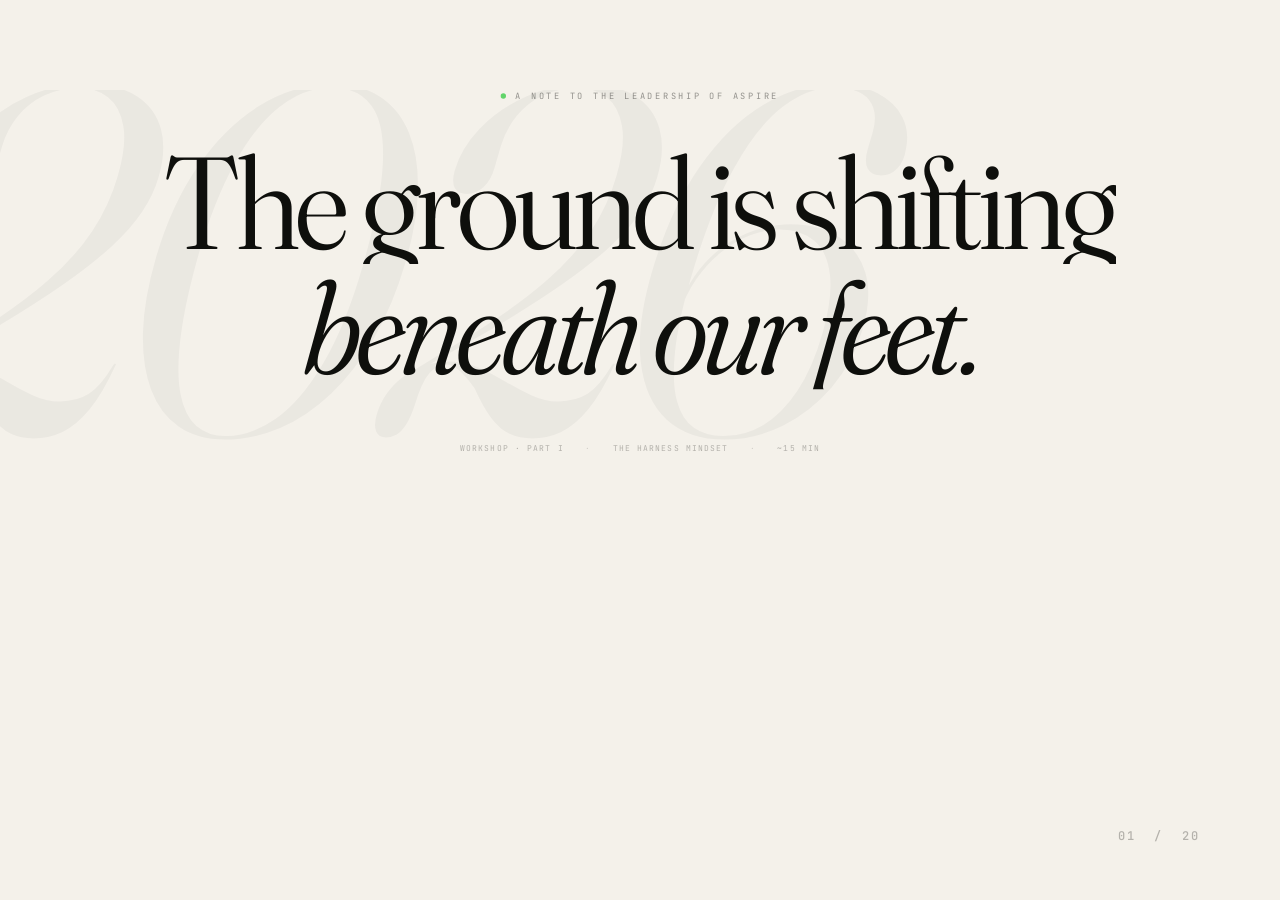
<file: archive/Leadership AI Workshop.html>
<!doctype html>
<html lang="en">
<head>
<meta charset="utf-8" />
<title>Aspire · Leadership AI Workshop</title>
<meta name="viewport" content="width=device-width,initial-scale=1" />
<link rel="preconnect" href="https://fonts.googleapis.com">
<link rel="preconnect" href="https://fonts.gstatic.com" crossorigin>
<link href="https://fonts.googleapis.com/css2?family=Fraunces:ital,opsz,wght,SOFT,WONK@0,9..144,300..700,30..100,0..1;1,9..144,300..700,30..100,0..1&family=Geist:wght@400;500;600&family=JetBrains+Mono:wght@400;500;600&display=swap" rel="stylesheet">
<link rel="stylesheet" href="styles.css">
</head>
<body>
<div class="stage" id="stage">
  <div class="canvas" id="canvas">

    <!-- ═════════ SLIDE 1 — Cold open ═════════ -->
    <section class="slide cold-open" data-slide="1" data-screen-label="01 The ground is shifting" data-section="An opening" data-steps="1">
      <div class="backdrop">
        <div class="ghost-year y1">2026</div>
      </div>
      <div class="preamble">
        <span class="glyph"></span>
        <span>A note to the leadership of Aspire</span>
      </div>
      <div class="title-stack">
        <div class="title-line">
          <span class="word w1">The</span>&nbsp;<span class="word w2">ground</span>&nbsp;<span class="word w3">is</span>&nbsp;<span class="word w4">shifting</span>
        </div>
        <div class="title-line">
          <em><span class="word w5">beneath</span>&nbsp;<span class="word w6">our feet.</span></em>
        </div>
      </div>
      <div class="meta-row">
        <span>Workshop · Part I</span>
        <span class="sep">·</span>
        <span>The harness mindset</span>
        <span class="sep">·</span>
        <span>~15 min</span>
      </div>
    </section>

    <!-- ═════════ SLIDE 2 — Not hype ═════════ -->
    <section class="slide statement" data-slide="2" data-screen-label="02 Not hype" data-section="The dismissal" data-steps="1">
      <div class="stack">
        <p class="line reveal" data-step="1" data-strike="true">
          AI is not <span class="strike">hype</span>.<br/>
          It's a <em>shift in how work gets done.</em>
        </p>
      </div>
    </section>

    <!-- ═════════ SLIDE 3 — Already shipping ═════════ -->
    <section class="slide shipping" data-slide="3" data-screen-label="03 Already shipping" data-section="What good looks like" data-steps="4">
      <div class="shipping-head">
        <div class="eyebrow">
          <span class="live-dot"></span>
          <span>Shipping in production · Today</span>
        </div>
        <h2 class="title">Already shipping.</h2>
      </div>
      <div class="shipping-grid">
        <div class="ship-card reveal" data-step="1">
          <div class="row">
            <span>01 / Fintech</span>
            <span class="stamp"><span class="blip"></span>Live</span>
          </div>
          <div class="wordmark">Ramp</div>
          <div class="product-line">
            <span class="product-name">Glass</span>
            <p class="blurb">An internal vibecoding platform governed by Ramp's design system. Used company-wide.</p>
          </div>
          <a class="link" href="https://x.com/buchan_sm/status/2044524727679566156" target="_blank" rel="noopener">Read<span class="arr">→</span></a>
        </div>
        <div class="ship-card reveal" data-step="2">
          <div class="row">
            <span>02 / Payments</span>
            <span class="stamp"><span class="blip"></span>Live</span>
          </div>
          <div class="wordmark italic">Stripe</div>
          <div class="product-line">
            <span class="product-name">Minions</span>
            <p class="blurb">End-to-end coding agents shipping production work autonomously.</p>
          </div>
          <a class="link" href="https://stripe.dev/blog/minions-stripes-one-shot-end-to-end-coding-agents" target="_blank" rel="noopener">Read<span class="arr">→</span></a>
        </div>
        <div class="ship-card reveal" data-step="3">
          <div class="row">
            <span>03 / Fintech</span>
            <span class="stamp"><span class="blip"></span>Live</span>
          </div>
          <div class="wordmark">Airwallex</div>
          <div class="product-line">
            <span class="product-name">AirDev</span>
            <p class="blurb">An in-house fleet of autonomous engineering agents.</p>
          </div>
          <a class="link" href="https://careers.airwallex.com/blog/airdev-ai-agents/" target="_blank" rel="noopener">Read<span class="arr">→</span></a>
        </div>
        <div class="ship-card reveal" data-step="4">
          <div class="row">
            <span>04 / Consumer</span>
            <span class="stamp"><span class="blip"></span>Live</span>
          </div>
          <div class="wordmark italic">Spotify</div>
          <div class="product-line">
            <span class="product-name">Honk</span>
            <p class="blurb">Background coding agents that ship work while engineers sleep.</p>
          </div>
          <a class="link" href="https://engineering.atspotify.com/2025/11/spotifys-background-coding-agent-part-1" target="_blank" rel="noopener">Read<span class="arr">→</span></a>
        </div>
      </div>
    </section>

    <!-- ═════════ SLIDE 4 — Disruption ═════════ -->
    <section class="slide disrupt" data-slide="4" data-screen-label="04 Disruption" data-section="What disruption looks like" data-steps="3">
      <div class="disrupt-rows">
        <div class="disrupt-row reveal" data-step="1">
          <div class="name">Meta</div>
          <p class="fact">Restructured workforce with AI efficiency cited as a primary driver.</p>
          <div class="stat">10<span class="unit">% headcount</span></div>
        </div>
        <div class="disrupt-row reveal" data-step="2">
          <div class="name">Klarna</div>
          <p class="fact">Replaced their Salesforce contract with internal AI; absorbed customer-service work.</p>
          <div class="stat">700<span class="unit">roles displaced</span></div>
        </div>
        <div class="disrupt-row reveal" data-step="3">
          <div class="name">Salesforce</div>
          <p class="fact">CEO publicly stated they will not hire software engineers in 2026.</p>
          <div class="stat">0<span class="unit">eng hires '26</span></div>
        </div>
      </div>
    </section>

    <!-- ═════════ SLIDE 5 — While we sit here ═════════ -->
    <section class="slide statement" data-slide="5" data-screen-label="05 Right now" data-section="The pivot" data-steps="2">
      <div class="stack">
        <p class="line reveal" data-step="1">This is the industry, <em>right now.</em></p>
        <p class="line reveal" data-step="2">And we're <span class="accent">in this room</span>.</p>
      </div>
    </section>

    <!-- ═════════ SLIDE 6 — So ═════════ -->
    <section class="slide statement" data-slide="6" data-screen-label="06 So" data-section="The handoff" data-steps="1">
      <div class="stack">
        <p class="line reveal slow" data-step="1">So &mdash; <em>what do we do?</em></p>
      </div>
    </section>

    <!-- ═════════ SLIDE 7 — Two ways ═════════ -->
    <section class="slide statement" data-slide="7" data-screen-label="07 Two ways" data-section="The distinction" data-steps="1">
      <div class="stack">
        <p class="line reveal slow" data-step="1">There are two ways to use AI.<br/>One <em>compounds.</em></p>
      </div>
    </section>

    <!-- ═════════ SLIDE 8 — Builder definition ═════════ -->
    <section class="slide definition" data-slide="8" data-screen-label="08 Builder" data-section="The builder" data-steps="3">
      <div class="def-stack">
        <div class="def-eyebrow reveal" data-step="1">Mode 01</div>
        <h2 class="def-word reveal" data-step="1">Builder</h2>
        <p class="def-body reveal" data-step="2">
          Uses AI to do their own work better. Drafts faster, researches deeper, codes more confidently. <em>The output is theirs.</em>
        </p>
        <p class="def-margin reveal" data-step="3">Linear · One person · One stream of work</p>
      </div>
    </section>

    <!-- ═════════ SLIDE 9 — Harness definition ═════════ -->
    <section class="slide definition" data-slide="9" data-screen-label="09 Harness" data-section="The harness" data-steps="3">
      <div class="def-stack">
        <div class="def-eyebrow reveal" data-step="1">Mode 02</div>
        <h2 class="def-word italic reveal" data-step="1"><span class="accent">Harness</span></h2>
        <p class="def-body reveal" data-step="2">
          A system built around AI that does the work itself. Triggered, runs, produces output. <em>Humans only where judgment is needed.</em>
        </p>
        <p class="def-margin reveal" data-step="3">Exponential · Runs while you sleep · Scales the org</p>
      </div>
    </section>

    <!-- ═════════ SLIDE 10 — Compounding (custom JS-driven) ═════════ -->
    <section class="slide compounding" data-slide="10" data-screen-label="10 Compounding" data-section="How they compound" data-steps="2">
      <div class="cmp-eyebrow">How the work compounds &mdash; over the same week</div>
      <div class="cmp-grid">

        <div class="cmp-col cmp-col--builder reveal" data-step="1">
          <h3 class="cmp-head">Builder</h3>
          <svg class="cmp-svg" id="cmpBuilder" viewBox="0 0 600 480" preserveAspectRatio="xMidYMid meet" aria-hidden="true"></svg>
          <div class="cmp-counter">
            <span class="num" id="cmpBuilderNum">0</span>
            <span>units of work</span>
          </div>
          <p class="cmp-cap">One person · linear</p>
        </div>

        <div class="cmp-col cmp-col--harness reveal" data-step="2">
          <h3 class="cmp-head"><span class="accent">Harness</span></h3>
          <svg class="cmp-svg" id="cmpHarness" viewBox="0 0 600 480" preserveAspectRatio="xMidYMid meet" aria-hidden="true"></svg>
          <div class="cmp-counter">
            <span class="num" id="cmpHarnessNum">0</span>
            <span>units of work</span>
          </div>
          <p class="cmp-cap">One system · exponential</p>
        </div>

      </div>
    </section>

    <!-- ═════════ SLIDE 11 — Builders use / Harnesses are ═════════ -->
    <section class="slide statement" data-slide="11" data-screen-label="11 Builders / Harnesses" data-section="The handoff" data-steps="2">
      <div class="stack">
        <p class="line reveal" data-step="1">Builders <em>use</em> AI.</p>
        <p class="line reveal slow" data-step="2">Harnesses <em>are</em> AI.</p>
      </div>
    </section>

    <!-- ═════════ SLIDE 12 — Harness diagram ═════════ -->
    <section class="slide harness-slide" data-slide="12" data-screen-label="12 A harness" data-section="The harness, defined" data-steps="5">
      <div class="harness-eyebrow reveal" data-step="1">Anatomy</div>
      <h2 class="harness-title reveal" data-step="1" style="top: 230px;">A <span class="accent">harness</span>.</h2>

      <div class="harness-figure">
        <span class="harness-model reveal" data-step="2">
          Model
          <span class="core-pulse"></span>
        </span>

        <svg class="harness-ring reveal" data-step="3" viewBox="0 0 720 720" preserveAspectRatio="xMidYMid meet" aria-hidden="true">
          <circle class="ring-bg" cx="360" cy="360" r="280"></circle>
          <circle class="pulse-arc" cx="360" cy="360" r="280"></circle>
        </svg>

        <!-- Nodes positioned at radius 280 from center (360, 360). -->
        <div class="harness-nodes reveal" data-step="4">
          <!-- top -->
          <div class="harness-node" style="top: 80px; left: 360px;">
            <span class="dot"></span>
            <span class="label">Prompts</span>
            <span class="sublabel">what to ask</span>
          </div>
          <!-- right -->
          <div class="harness-node" style="top: 280px; left: 640px;">
            <span class="dot"></span>
            <span class="label">Tools</span>
            <span class="sublabel">how to act</span>
          </div>
          <!-- bottom-right -->
          <div class="harness-node" style="top: 558px; left: 540px;">
            <span class="dot"></span>
            <span class="label">Memory</span>
            <span class="sublabel">what it knows</span>
          </div>
          <!-- bottom-left -->
          <div class="harness-node" style="top: 558px; left: 180px;">
            <span class="dot"></span>
            <span class="label">Triggers</span>
            <span class="sublabel">when to run</span>
          </div>
          <!-- left -->
          <div class="harness-node" style="top: 280px; left: 80px;">
            <span class="dot"></span>
            <span class="label">Guardrails</span>
            <span class="sublabel">where to stop</span>
          </div>
        </div>
      </div>

      <p class="harness-caption reveal" data-step="5">
        The model is the engine. The harness is everything around it &mdash; the machine that turns raw capability into reliable, repeatable work.
      </p>
    </section>

    <!-- ═════════ SLIDE 13 — Engine / machine ═════════ -->
    <section class="slide statement" data-slide="13" data-screen-label="13 Engine / machine" data-section="The reframe" data-steps="1">
      <div class="stack">
        <p class="line reveal slow" data-step="1">The model is the engine.<br/>The harness is the <em>machine.</em></p>
      </div>
    </section>

    <!-- ═════════ SLIDE 14 — Pattern → posture ═════════ -->
    <section class="slide statement" data-slide="14" data-screen-label="14 The pivot" data-section="The pivot" data-steps="2">
      <div class="stack">
        <p class="line reveal" data-step="1">A harness is an engineering pattern.</p>
        <p class="line reveal slow" data-step="2">It's also a <em>leadership posture.</em></p>
      </div>
    </section>

    <!-- ═════════ SLIDE 15 — Manifesto ═════════ -->
    <section class="slide manifesto" data-slide="15" data-screen-label="15 Org-level harness" data-section="At the level of an org" data-steps="4">
      <h2 class="manifesto-title reveal" data-step="1">A <em>harness</em>, at the level of an organization.</h2>
      <div class="manifesto-list">
        <div class="manifesto-item reveal" data-step="2">
          <div class="num">01</div>
          <div class="body">
            <h3 class="manifesto-headline">Embedded <em>operators.</em></h3>
            <p class="manifesto-body">AI builders sitting inside teams &mdash; understanding the process, paid to automate it. Not a central AI team consulting from the side.</p>
          </div>
        </div>
        <div class="manifesto-item reveal" data-step="3">
          <div class="num">02</div>
          <div class="body">
            <h3 class="manifesto-headline">AI <em>KPIs</em> on heads of department.</h3>
            <p class="manifesto-body">Adoption is owned where the work happens &mdash; not delegated to a function whose job is encouragement.</p>
          </div>
        </div>
        <div class="manifesto-item reveal" data-step="4">
          <div class="num">03</div>
          <div class="body">
            <h3 class="manifesto-headline">Patterns that <em>compound</em> across functions.</h3>
            <p class="manifesto-body">What works for one tribe becomes infrastructure for all of them. Tools, prompts, evals &mdash; shared.</p>
          </div>
        </div>
      </div>
    </section>

    <!-- ═════════ SLIDE 16 — Warning ═════════ -->
    <section class="slide statement" data-slide="16" data-screen-label="16 The gap" data-section="The warning" data-steps="2">
      <div class="stack">
        <p class="line reveal" data-step="1">Most companies are quietly losing ground here.</p>
        <p class="line reveal slow" data-step="2">It's the kind of gap that <em>compounds.</em></p>
      </div>
    </section>

    <!-- ═════════ SLIDE 17 — What this means ═════════ -->
    <section class="slide statement" data-slide="17" data-screen-label="17 What it means" data-section="The bar" data-steps="1">
      <div class="stack">
        <p class="line reveal slow" data-step="1">So &mdash; what does this mean for <em>us?</em></p>
      </div>
    </section>

    <!-- ═════════ SLIDE 18 — Recognize / build ═════════ -->
    <section class="slide statement" data-slide="18" data-screen-label="18 Recognize / build" data-section="The bar" data-steps="2">
      <div class="stack">
        <p class="line reveal" data-step="1">You can't lead what you can't recognize.</p>
        <p class="line reveal slow" data-step="2">You can't recognize what you've never <em>built.</em></p>
      </div>
    </section>

    <!-- ═════════ SLIDE 19 — Either build or name ═════════ -->
    <section class="slide statement" data-slide="19" data-screen-label="19 The standard" data-section="The standard" data-steps="2">
      <div class="stack">
        <p class="line reveal slow" data-step="1">Either you build.</p>
        <p class="line reveal slow" data-step="2">Or you've named the <span class="accent">person</span> who will.</p>
      </div>
    </section>

    <!-- ═════════ SLIDE 20 — Hands-on bridge ═════════ -->
    <section class="slide statement" data-slide="20" data-screen-label="20 Into the work" data-section="Into the work" data-steps="2">
      <div class="stack">
        <p class="line reveal" data-step="1">For the next 2.5 hours &mdash; <em>you are builders.</em></p>
        <p class="line reveal slow" data-step="2">Then we'll talk about how you <em>lead.</em></p>
      </div>
    </section>

  </div>

  <!-- Foliation -->
  <div class="foliation" id="foliation">
    <span><span id="foliationNum">01</span> &nbsp;/&nbsp; 20</span>
  </div>
</div>

<script src="deck.js?v=2"></script>
</body>
</html>
</file>
<file: styles.css>
/* ==============================================================
   Leadership AI Workshop · v2 · Swiss / Aspire green on cream
   ============================================================== */

:root {
  --paper: #F4F1EA;
  --paper-deep: #ECE7DB;
  --ink: #0E0F0C;
  --ink-soft: rgba(14,15,12,0.62);
  --ink-mute: rgba(14,15,12,0.32);
  --ink-faint: rgba(14,15,12,0.20);
  --rule: rgba(14,15,12,0.18);
  --rule-faint: rgba(14,15,12,0.08);

  --accent: #00A86B;       /* Aspire green */
  --accent-deep: #007A4D;
  --accent-fg: #F4F1EA;
  --accent-soft: rgba(0,168,107,0.14);

  --sans: 'Inter', -apple-system, 'Helvetica Neue', Arial, sans-serif;
  --mono: 'IBM Plex Mono', ui-monospace, Menlo, monospace;

  --ease: cubic-bezier(0.22, 0.61, 0.36, 1);
  --ease-out: cubic-bezier(0.16, 1, 0.3, 1);
  --rise: 14px;
}

* { box-sizing: border-box; margin: 0; padding: 0; }

html, body {
  height: 100%;
  background: var(--paper);
  color: var(--ink);
  font-family: var(--sans);
  -webkit-font-smoothing: antialiased;
  -moz-osx-font-smoothing: grayscale;
  text-rendering: optimizeLegibility;
  overflow: hidden;
}

.stage { position: fixed; inset: 0; background: var(--paper); overflow: hidden; }
.canvas {
  position: absolute; left: 50%; top: 50%;
  width: 1920px; height: 1080px;
  transform-origin: center center;
  transform: translate(-50%, -50%) scale(1);
}

/* Top accent bar — runs across every slide */
.accent-bar {
  position: absolute;
  top: 0; left: 0; right: 0;
  height: 6px;
  background: var(--accent);
  z-index: 60;
}

/* Foliation — page number bottom-right */
.foliation {
  position: absolute;
  bottom: 56px; right: 80px;
  font-family: var(--mono);
  font-size: 13px;
  font-weight: 500;
  letter-spacing: 0.18em;
  color: var(--ink-mute);
  pointer-events: none;
  z-index: 50;
}
.foliation .num { color: var(--accent); font-weight: 600; }

/* ──────────────────────────────────────────────
   Slide base
   ────────────────────────────────────────────── */
.slide {
  position: absolute; inset: 0;
  display: grid; grid-template-rows: 1fr; grid-template-columns: 1fr;
  place-items: center;
  opacity: 0;
  transition: opacity 500ms var(--ease);
  pointer-events: none;
}
.slide.is-active { opacity: 1; pointer-events: auto; }

.reveal {
  opacity: 0;
  transform: translateY(var(--rise));
  transition: opacity 800ms var(--ease), transform 800ms var(--ease);
  will-change: opacity, transform;
}
.reveal.is-in { opacity: 1; transform: translateY(0); }
.reveal.slow { transition-duration: 1100ms; }

/* Slide eyebrow — small caps mono, aligned top-left */
.slide-eyebrow {
  position: absolute;
  top: 80px; left: 80px;
  font-family: var(--mono);
  font-size: 12px;
  letter-spacing: 0.22em;
  text-transform: uppercase;
  color: var(--ink);
  font-weight: 500;
  display: flex; align-items: center; gap: 14px;
  z-index: 5;
}
.slide-eyebrow .num { color: var(--accent); font-weight: 600; }
.slide-eyebrow .sep { width: 18px; height: 1px; background: var(--ink); display: inline-block; }

/* ──────────────────────────────────────────────
   Statement slides — Inter Bold, large
   ────────────────────────────────────────────── */
.statement {
  padding: 0 200px;
}
.statement .stack {
  display: flex; flex-direction: column;
  align-items: flex-start;
  gap: 32px;
  text-align: left;
  max-width: 1560px;
  width: 100%;
}
.statement.center .stack { align-items: center; text-align: center; }
.statement .line {
  font-family: var(--sans);
  font-weight: 700;
  font-size: 124px;
  line-height: 0.96;
  letter-spacing: -0.045em;
  color: var(--ink);
  text-wrap: balance;
}
.statement .line em {
  font-style: normal;
  color: var(--accent);
  font-weight: 700;
}
.statement .line em.subtitle {
  display: block;
  font-size: 72px;
  letter-spacing: -0.03em;
  margin-top: 24px;
}
.statement .line.small {
  font-size: 36px;
  font-weight: 500;
  line-height: 1.4;
  letter-spacing: -0.01em;
  color: var(--ink-soft);
  max-width: 1300px;
}

/* Slide 1 cold open — XL */
.opening .line { font-size: 184px; line-height: 0.94; letter-spacing: -0.05em; }

/* Strikethrough on "hype" */
.strike {
  position: relative;
  display: inline-block;
  color: var(--ink-mute);
  transition: color 600ms var(--ease) 200ms;
}
.strike::after {
  content: "";
  position: absolute;
  left: -2%; right: -2%;
  top: 50%; height: 6px;
  background: var(--accent);
  transform: scaleX(0);
  transform-origin: left center;
  transition: transform 700ms var(--ease) 300ms;
}
.reveal.struck .strike::after { transform: scaleX(1); }

/* Burnt-orange inline emphasis */
.burnt { color: #C45A11; font-style: normal; font-weight: 700; }

/* Sales pipeline artifact screenshot */
.artifact-shot {
  display: block;
  max-width: min(820px, 78vw);
  max-height: 62vh;
  width: auto;
  margin: 2.2rem auto 0;
  border-radius: 10px;
  border: 1px solid rgba(0,0,0,0.08);
  box-shadow: 0 18px 50px rgba(0,0,0,0.16);
}

/* Opex dashboard — stacked screenshots */
.opex-stack {
  display: flex;
  flex-direction: column;
  align-items: center;
  margin-top: 1rem;
  width: 100%;
}
.opex-shot {
  display: block;
  width: auto;
  max-width: min(1180px, 82vw);
  max-height: 50vh;
  border-radius: 10px;
  border: 1px solid rgba(0,0,0,0.08);
  box-shadow: 0 22px 60px rgba(0,0,0,0.22);
}
/* Diagonal cascade: card 1 up-left, card 2 down-right, overlapping */
.opex-shot:nth-of-type(1) { transform: translateX(-10%); z-index: 1; }
.opex-shot:nth-of-type(2) { transform: translateX(10%); z-index: 2; margin-top: -12vh; }

/* Inline links */
.line a { color: var(--accent); text-decoration: underline; text-underline-offset: 0.18em; text-decoration-thickness: 0.06em; transition: color 200ms var(--ease); }
.line a:hover { color: var(--accent-deep); }

/* "Highlighter" accent — green block behind word */
.accent-mark {
  position: relative;
  white-space: nowrap;
  display: inline-block;
  z-index: 0;
  color: var(--ink);
}
.accent-mark::before {
  content: "";
  position: absolute;
  left: -0.02em; right: -0.02em;
  bottom: 0.06em;
  height: 0.18em;
  background: var(--accent);
  border-radius: 2px;
  z-index: -1;
  transform-origin: left center;
  transform: scaleX(0);
  transition: transform 900ms var(--ease) 400ms;
}
.slide.is-active .reveal.is-in .accent-mark::before { transform: scaleX(1); }

/* ──────────────────────────────────────────────
   Slide 1 — Cold open
   ────────────────────────────────────────────── */
/* Slide 1 cold open — DARK MODE override */
.cold-open {
  display: flex; flex-direction: column;
  align-items: flex-start; justify-content: flex-end;
  padding: 0 120px 140px;
  position: relative;
  width: 100%;
  height: 100%;
  align-self: stretch;
  justify-self: stretch;
  background: #000000;
  overflow: hidden;
  isolation: isolate;
}

/* ─── Background video (Mux HLS) ───────────────────────── */
.cold-open .bg-video {
  position: absolute;
  left: 50%;
  bottom: 0;
  transform: translateX(-50%) scale(1.05) scaleX(-1);
  width: 100%;
  height: 130vh;
  object-fit: cover;
  z-index: 0;
  pointer-events: none;
  background: #000;
  filter: blur(18px) brightness(0.5) saturate(1.4) hue-rotate(86deg);
  opacity: 0.55;
}

/* Mint tint overlay — pushes the bg toward Aspire green */
.cold-open .bg-tint {
  position: absolute;
  inset: 0;
  z-index: 1;
  pointer-events: none;
  background: radial-gradient(ellipse at 50% 60%, rgba(0,168,107,0.55) 0%, rgba(0,122,77,0.65) 60%, rgba(0,90,55,0.78) 100%);
  mix-blend-mode: color;
}

.cold-open .grain,
.cold-open .vignette {
  position: absolute;
  pointer-events: none;
}

/* Subtle film grain */
.cold-open .grain {
  inset: 0;
  z-index: 2;
  opacity: 0.06;
  mix-blend-mode: overlay;
  background-image:
    radial-gradient(rgba(255,255,255,0.5) 0.5px, transparent 0.5px),
    radial-gradient(rgba(255,255,255,0.3) 0.5px, transparent 0.5px);
  background-size: 3px 3px, 5px 5px;
  background-position: 0 0, 1px 2px;
  animation: grainShift 1.6s steps(6) infinite;
}
@keyframes grainShift {
  0%   { transform: translate(0,0); }
  20%  { transform: translate(-1%, 1%); }
  40%  { transform: translate(1%, -1%); }
  60%  { transform: translate(-1%, -1%); }
  80%  { transform: translate(1%, 1%); }
  100% { transform: translate(0,0); }
}

/* Vignette */
.cold-open .vignette {
  inset: 0;
  z-index: 2;
  background:
    radial-gradient(ellipse at 30% 90%, rgba(0,0,0,0) 0%, rgba(0,0,0,0.4) 80%),
    linear-gradient(180deg, rgba(0,0,0,0.3) 0%, rgba(0,0,0,0) 30%, rgba(0,0,0,0) 70%, rgba(0,0,0,0.4) 100%);
}

/* Title */
.cold-open .title-stack {
  display: flex; flex-direction: column;
  align-items: flex-start;
  text-align: left;
  width: 100%;
  position: relative;
  z-index: 2;
}
.cold-open .title-line {
  font-family: var(--sans);
  font-weight: 700;
  font-size: 186px;
  line-height: 1.05;
  letter-spacing: -0.035em;
  color: #C9C6BF;
}
.cold-open .title-line.subline {
  font-size: 110px;
  letter-spacing: -0.03em;
  margin-top: 0.06em;
}
.cold-open .title-line.dateline {
  font-size: 46px;
  font-weight: 500;
  letter-spacing: -0.01em;
  color: #8A8782;
  margin-top: 0.18em;
}
.cold-open .title-line em,
.cold-open .title-line em .word-mask,
.cold-open .title-line em .word {
  font-style: normal;
  font-weight: 700;
  background: linear-gradient(100deg,
    #6FE2A8 0%,
    #FFFFFF 42%,
    #7EE1FF 58%,
    #6FE2A8 100%);
  background-size: 240% 100%;
  -webkit-background-clip: text;
  background-clip: text;
  color: transparent;
  -webkit-text-fill-color: transparent;
}
.cold-open .title-line em {
  display: inline-block;
  padding-bottom: 0.06em;
  line-height: 1.1;
  animation: coldOpenShimmer 5.6s linear infinite;
}
.cold-open .title-line em .word-mask {
  animation: coldOpenShimmer 5.6s linear infinite;
}
@keyframes coldOpenShimmer { to { background-position: -240% 0; } }
.cold-open .word-mask {
  display: inline-block;
  overflow: visible;
  vertical-align: baseline;
}
.cold-open .word {
  display: inline-block;
  opacity: 0;
  transform: translateX(-24px);
  animation: wordFadeIn 900ms var(--ease-out) forwards, coldOpenShimmer 5.6s linear infinite;
}
.cold-open .word.w1 { animation-delay: 300ms, 0s; }
.cold-open .word.w2 { animation-delay: 420ms, 0s; }
.cold-open .word.w3 { animation-delay: 540ms, 0s; }
.cold-open .word.w4 { animation-delay: 660ms, 0s; }
.cold-open .word.w5 { animation-delay: 900ms, 0s; }
.cold-open .word.w6 { animation-delay: 1020ms, 0s; }
@keyframes wordFadeIn {
  to { opacity: 1; transform: translateX(0); }
}

.cold-open .meta-row {
  display: flex; align-items: center; gap: 32px;
  margin-top: 80px;
  font-family: var(--mono);
  font-size: 12px;
  letter-spacing: 0.22em;
  text-transform: uppercase;
  color: var(--ink-mute);
  opacity: 0;
  animation: fadeIn 800ms var(--ease) 1900ms forwards;
}
.cold-open .meta-row .sep { color: var(--ink-faint); }

/* ──────────────────────────────────────────────
   Slide 3 — Already shipping
   ────────────────────────────────────────────── */
.shipping {
  display: flex; flex-direction: column;
  align-items: center; justify-content: center;
  padding: 0 120px; gap: 72px;
}
.shipping-head {
  display: flex; flex-direction: column;
  align-items: center; gap: 16px; text-align: center;
}
.shipping-head .eyebrow {
  font-family: var(--mono);
  font-size: 12px;
  letter-spacing: 0.28em;
  text-transform: uppercase;
  color: var(--ink-mute);
  display: flex; align-items: center; gap: 12px;
}
.shipping-head .live-dot {
  width: 10px; height: 10px;
  background: var(--accent);
  animation: liveDot 1.4s var(--ease) infinite;
}
@keyframes liveDot {
  0%, 100% { opacity: 1; box-shadow: 0 0 0 0 var(--accent-soft); }
  50%      { opacity: 0.6; box-shadow: 0 0 0 8px transparent; }
}
.shipping-head .title {
  font-family: var(--sans);
  font-weight: 700;
  font-size: 72px;
  line-height: 1;
  letter-spacing: -0.045em;
  color: var(--ink);
  text-transform: uppercase;
  white-space: nowrap;
}
.shipping-head .title em { font-style: normal; color: var(--accent); }

.shipping-grid {
  display: grid;
  grid-template-columns: 1fr 1fr;
  width: 100%;
  max-width: 1500px;
  column-gap: 1px;
  row-gap: 1px;
  background: var(--rule);
  border: 1px solid var(--rule);
}
.shipping.with-aside .shipping-grid {
  max-width: 1080px;
  align-self: flex-end;
  margin-right: 200px;
}
.connector-aside {
  position: absolute;
  left: 100px;
  top: 50%;
  transform: translateY(-50%);
  width: 260px;
  height: auto;
  box-shadow: 0 12px 36px rgba(0,0,0,0.10);
}
.ship-card {
  background: var(--paper);
  padding: 40px 44px;
  display: flex; flex-direction: column;
  gap: 20px;
  position: relative;
  min-height: 280px;
}
.ship-card .row {
  display: flex; align-items: center; justify-content: space-between;
  font-family: var(--mono);
  font-size: 11px;
  letter-spacing: 0.22em;
  text-transform: uppercase;
  color: var(--ink-mute);
}
.ship-card .row .stamp {
  display: flex; align-items: center; gap: 8px;
  color: var(--accent);
  font-weight: 600;
}
.ship-card .row .stamp .blip {
  width: 7px; height: 7px;
  background: var(--accent);
  animation: pulseGlyph 1.6s var(--ease) infinite;
}
.ship-card .wordmark {
  font-family: var(--sans);
  font-weight: 900;
  font-size: 64px;
  line-height: 1;
  letter-spacing: -0.045em;
  color: var(--ink);
  text-transform: uppercase;
}
.ship-card .brand-lockup {
  display: flex;
  align-items: center;
  gap: 18px;
}
.ship-card .brand-lockup .brand-logo {
  height: 48px;
  width: auto;
  flex: 0 0 auto;
  object-fit: contain;
  display: block;
}

/* Prompts variant — smaller brand chrome, hero prompt text */
.shipping.is-prompts .ship-card .brand-lockup { gap: 12px; }
.shipping.is-prompts .ship-card .brand-lockup .brand-logo { height: 32px; }
.shipping.is-prompts .ship-card .wordmark { font-size: 40px; }
.shipping.is-prompts .ship-card .prompt-set {
  display: flex; flex-direction: column;
  gap: 22px;
  margin-top: 26px;
}
.shipping.is-prompts .ship-card .prompt {
  display: flex; flex-direction: column; gap: 9px;
}
.shipping.is-prompts .ship-card .prompt-tag {
  font-family: var(--mono);
  font-size: 11px;
  letter-spacing: 0.22em;
  text-transform: uppercase;
  font-weight: 600;
  display: inline-flex; align-items: center; gap: 8px;
  width: fit-content;
}
.shipping.is-prompts .ship-card .prompt-tag::before {
  content: ""; width: 7px; height: 7px; flex: 0 0 auto;
}
.shipping.is-prompts .ship-card .prompt-tag.pull { color: var(--ink-mute); }
.shipping.is-prompts .ship-card .prompt-tag.pull::before { background: var(--ink-mute); }
.shipping.is-prompts .ship-card .prompt-tag.push { color: var(--accent); }
.shipping.is-prompts .ship-card .prompt-tag.push::before { background: var(--accent); }
.shipping.is-prompts .ship-card .blurb {
  font-size: 19px;
  line-height: 1.42;
  color: var(--ink);
  letter-spacing: -0.005em;
}
.shipping.is-prompts .ship-card .pull-only-note {
  font-family: var(--mono);
  font-size: 11px;
  letter-spacing: 0.14em;
  text-transform: uppercase;
  color: var(--ink-faint);
  font-weight: 500;
}
.ship-card .product-line {
  display: flex; flex-direction: column; gap: 8px;
  margin-top: auto;
}
.ship-card .product-name {
  font-family: var(--mono);
  font-size: 13px;
  letter-spacing: 0.18em;
  text-transform: uppercase;
  color: var(--accent);
  font-weight: 600;
}
.ship-card .blurb {
  font-family: var(--sans);
  font-size: 18px;
  line-height: 1.5;
  color: var(--ink-soft);
  letter-spacing: -0.005em;
  font-weight: 400;
}
.ship-card .link {
  position: absolute;
  bottom: 24px; right: 32px;
  font-family: var(--mono);
  font-size: 11px;
  letter-spacing: 0.18em;
  text-transform: uppercase;
  color: var(--ink-mute);
  text-decoration: none;
  transition: color 200ms var(--ease);
  font-weight: 500;
}
.ship-card .link:hover { color: var(--accent); }
.ship-card .link .arr {
  display: inline-block;
  margin-left: 4px;
  transition: transform 200ms var(--ease);
}
.ship-card .link:hover .arr { transform: translateX(3px); }

/* ──────────────────────────────────────────────
   Slide 4 — Disruption
   ────────────────────────────────────────────── */
.disrupt { padding: 0 200px; }
.disrupt-rows {
  display: grid;
  width: 100%;
  max-width: 1500px;
  margin: 0 auto;
}
.disrupt-row {
  display: grid;
  grid-template-columns: 460px 1fr 260px;
  align-items: center;
  column-gap: 56px;
  padding: 56px 0;
  border-top: 1px solid var(--ink);
}
.disrupt-row:last-child { border-bottom: 1px solid var(--ink); }
.disrupt-row .name {
  font-family: var(--sans);
  font-weight: 900;
  font-size: 72px;
  line-height: 0.96;
  letter-spacing: -0.05em;
  color: var(--ink);
  text-transform: uppercase;
}
.disrupt-row .fact {
  font-family: var(--sans);
  font-size: 22px;
  line-height: 1.5;
  letter-spacing: -0.005em;
  color: var(--ink-soft);
  font-weight: 400;
}
.disrupt-row .stat {
  font-family: var(--sans);
  font-weight: 900;
  font-size: 88px;
  line-height: 1;
  letter-spacing: -0.05em;
  color: var(--accent);
  text-align: right;
}
.disrupt-row .stat .unit {
  font-family: var(--mono);
  font-weight: 500;
  font-size: 12px;
  letter-spacing: 0.22em;
  text-transform: uppercase;
  color: var(--ink-mute);
  display: block;
  margin-top: 8px;
}

/* ──────────────────────────────────────────────
   Definition slides
   ────────────────────────────────────────────── */
.definition { padding: 0 200px; }
.def-stack {
  display: flex; flex-direction: column;
  align-items: flex-start;
  gap: 50px;
  max-width: 1500px;
  width: 100%;
}
.def-tag {
  font-family: var(--mono);
  font-size: 12px;
  letter-spacing: 0.28em;
  text-transform: uppercase;
  color: var(--ink-mute);
  display: flex; align-items: center; gap: 12px;
}
.def-tag .num { color: var(--accent); font-weight: 600; }
.def-word {
  font-family: var(--sans);
  font-weight: 900;
  font-size: 240px;
  line-height: 0.9;
  letter-spacing: -0.05em;
  color: var(--ink);
  text-transform: uppercase;
}
.def-word.is-accent { color: var(--accent); }
.def-body {
  font-family: var(--sans);
  font-weight: 500;
  font-size: 38px;
  line-height: 1.32;
  letter-spacing: -0.015em;
  color: var(--ink);
  max-width: 1300px;
}
.def-body em { font-style: normal; color: var(--accent); font-weight: 700; }
.def-body .muted { color: var(--ink-soft); font-weight: 400; }
.def-margin {
  font-family: var(--mono);
  font-size: 13px;
  letter-spacing: 0.20em;
  text-transform: uppercase;
  color: var(--ink-mute);
  padding-top: 22px;
  border-top: 1px solid var(--ink);
  width: 460px;
  font-weight: 500;
}

/* ──────────────────────────────────────────────
   Compounding — line vs exponential curve
   ────────────────────────────────────────────── */
.compounding {
  display: flex; flex-direction: column;
  align-items: center; justify-content: center;
  padding: 0 160px;
  gap: 36px;
  width: 100%;
}
.cmp-head {
  display: flex; flex-direction: column; gap: 8px; align-items: flex-start;
  width: 100%; max-width: 1600px;
}
.cmp-eyebrow {
  font-family: var(--mono);
  font-size: 12px;
  letter-spacing: 0.28em;
  text-transform: uppercase;
  color: var(--ink-mute);
  font-weight: 500;
}
.cmp-title {
  font-family: var(--sans);
  font-weight: 700;
  font-size: 60px;
  line-height: 1;
  letter-spacing: -0.04em;
  color: var(--ink);
}
.cmp-title em { font-style: normal; color: var(--accent); font-weight: 700; }

.cmp-chart {
  width: 100%; max-width: 1600px;
  height: 580px;
  position: relative;
}
.cmp-chart svg { width: 100%; height: 100%; overflow: visible; }
.cmp-chart .axis { stroke: var(--ink); stroke-width: 1.5; }
.cmp-chart .gridline {
  stroke: var(--ink); stroke-width: 0.5; opacity: 0.10;
  stroke-dasharray: 2 4;
}
.cmp-chart .axis-tick {
  font-family: var(--mono);
  font-size: 11px;
  letter-spacing: 0.18em;
  text-transform: uppercase;
  fill: var(--ink-mute);
  font-weight: 500;
}
.cmp-chart .line-builder {
  fill: none; stroke: var(--ink); stroke-width: 3;
  stroke-linecap: round;
}
.cmp-chart .curve-harness {
  fill: none; stroke: var(--accent); stroke-width: 5;
  stroke-linecap: round;
}
.cmp-chart .curve-fill {
  fill: var(--accent);
  opacity: 0;
}
.cmp-chart .endpoint-builder { fill: var(--ink); }
.cmp-chart .endpoint-harness { fill: var(--accent); }
.cmp-chart .endpoint-pulse {
  fill: var(--accent); opacity: 0;
}
.cmp-chart .lab-builder {
  font-family: var(--mono);
  font-size: 13px;
  letter-spacing: 0.18em;
  text-transform: uppercase;
  fill: var(--ink);
  font-weight: 600;
}
.cmp-chart .lab-harness {
  font-family: var(--sans);
  font-weight: 900;
  font-size: 32px;
  letter-spacing: -0.03em;
  fill: var(--accent);
  text-transform: uppercase;
}
.cmp-chart .lab-num {
  font-family: var(--sans);
  font-weight: 900;
  font-size: 48px;
  letter-spacing: -0.04em;
  fill: var(--accent);
}

.cmp-legend {
  display: flex; gap: 56px;
  width: 100%; max-width: 1600px;
  font-family: var(--mono);
  font-size: 13px;
  letter-spacing: 0.18em;
  text-transform: uppercase;
  color: var(--ink-mute);
  font-weight: 500;
}
.cmp-legend .item { display: flex; align-items: center; gap: 12px; }
.cmp-legend .swatch { width: 24px; height: 4px; }
.cmp-legend .swatch.builder { background: var(--ink); }
.cmp-legend .swatch.harness { background: var(--accent); }

/* ──────────────────────────────────────────────
   Harness ring
   ────────────────────────────────────────────── */
.harness-slide {
  display: block;
  padding: 0;
}
.harness-title {
  position: absolute;
  top: 130px;
  left: 50%;
  font-family: var(--sans);
  font-weight: 700;
  font-size: 60px;
  line-height: 1;
  letter-spacing: -0.04em;
  color: var(--ink);
  white-space: nowrap;
  text-transform: uppercase;
  z-index: 5;
}
.harness-title em { font-style: normal; color: var(--accent); }
.harness-title.reveal           { transform: translateX(-50%) translateY(var(--rise)); }
.harness-title.reveal.is-in     { transform: translateX(-50%) translateY(0); }

.harness-figure {
  position: absolute;
  top: 50%; left: 50%;
  width: 700px; height: 700px;
  transform: translate(-50%, -50%) scale(0.82);
  transform-origin: center center;
  z-index: 1;
}

.harness-model {
  position: absolute;
  top: 50%; left: 50%;
  font-family: var(--sans);
  font-weight: 900;
  font-size: 22px;
  letter-spacing: 0.06em;
  text-transform: uppercase;
  color: var(--accent-fg);
  background: var(--accent);
  padding: 14px 26px;
  white-space: nowrap;
  z-index: 4;
}
.harness-model.reveal           { transform: translate(-50%, calc(-50% + var(--rise))); }
.harness-model.reveal.is-in     { transform: translate(-50%, -50%); }
.harness-model::after {
  content: ""; position: absolute; inset: -28px;
  background: var(--accent);
  opacity: 0;
  z-index: -1;
  animation: corePulse 3.2s var(--ease) infinite;
}
@keyframes corePulse {
  0%, 100% { opacity: 0; transform: scale(0.85); }
  50%      { opacity: 0.18; transform: scale(1.1); }
}

.harness-ring {
  position: absolute; inset: 0;
  width: 100%; height: 100%; overflow: visible;
}
.harness-ring.reveal { opacity: 1; transform: none; }
.harness-ring .ring-bg {
  fill: none; stroke: var(--ink); stroke-width: 2;
  stroke-dasharray: 1759.3;
  stroke-dashoffset: 1759.3;
  transform: rotate(-90deg);
  transform-origin: 360px 360px;
  transition: stroke-dashoffset 1400ms var(--ease);
}
.harness-ring.reveal.is-in .ring-bg { stroke-dashoffset: 0; }
.harness-ring .pulse-arc {
  fill: none; stroke: var(--accent); stroke-width: 5;
  stroke-linecap: round;
  stroke-dasharray: 100 1660;
  transform: rotate(-90deg);
  transform-origin: 360px 360px;
  opacity: 0;
}
.harness-ring.reveal.is-in .pulse-arc {
  opacity: 1;
  animation: orbit 6s linear infinite;
}
@keyframes orbit { from { stroke-dashoffset: 0; } to { stroke-dashoffset: -1759.3; } }

.harness-nodes { position: absolute; inset: 0; pointer-events: none; }
.harness-nodes.reveal { opacity: 1; transform: none; }
.harness-node {
  position: absolute;
  transform: translate(-50%, -50%);
  display: flex; flex-direction: column;
  align-items: center; gap: 10px;
  opacity: 0;
  transition: opacity 600ms var(--ease);
}
.harness-nodes.is-in .harness-node { opacity: 1; }
.harness-nodes.is-in .harness-node:nth-child(1) { transition-delay:    0ms; }
.harness-nodes.is-in .harness-node:nth-child(2) { transition-delay:  150ms; }
.harness-nodes.is-in .harness-node:nth-child(3) { transition-delay:  300ms; }
.harness-nodes.is-in .harness-node:nth-child(4) { transition-delay:  450ms; }
.harness-nodes.is-in .harness-node:nth-child(5) { transition-delay:  600ms; }
.harness-nodes.is-in .harness-node:nth-child(6) { transition-delay:  750ms; }
.harness-node .label {
  font-family: var(--sans);
  font-weight: 700;
  font-size: 20px;
  letter-spacing: 0.06em;
  text-transform: uppercase;
  color: var(--ink);
  background: var(--paper);
  border: 2px solid var(--ink);
  padding: 10px 18px;
  white-space: nowrap;
}
.harness-node .sublabel {
  font-family: var(--mono);
  font-size: 13px;
  letter-spacing: 0.18em;
  text-transform: uppercase;
  color: var(--ink-mute);
  white-space: nowrap;
  font-weight: 500;
}

.harness-caption {
  position: absolute;
  bottom: 180px;
  left: 50%;
  font-family: var(--sans);
  font-weight: 500;
  font-size: 30px;
  line-height: 1.4;
  letter-spacing: -0.01em;
  color: var(--ink);
  max-width: 1300px;
  text-align: center;
  text-wrap: balance;
}
.harness-caption em { font-style: normal; color: var(--accent); font-weight: 700; }
.harness-caption.reveal         { transform: translateX(-50%) translateY(var(--rise)); }
.harness-caption.reveal.is-in   { transform: translateX(-50%) translateY(0); }

.harness-refs {
  position: absolute;
  bottom: 56px;
  left: 50%;
  transform: translateX(-50%);
  display: flex;
  align-items: center;
  gap: 28px;
  font-family: var(--mono);
  font-size: 13px;
  font-weight: 500;
  letter-spacing: 0.04em;
  color: var(--ink-mute);
  white-space: nowrap;
}
.harness-refs .refs-label {
  text-transform: uppercase;
  letter-spacing: 0.18em;
  color: var(--ink-faint);
}
.harness-refs .ref-link {
  color: var(--ink);
  text-decoration: none;
  border-bottom: 1px solid rgba(0,0,0,0.18);
  padding-bottom: 2px;
  transition: color 200ms var(--ease), border-color 200ms var(--ease);
}
.harness-refs .ref-link:hover {
  color: var(--accent);
  border-bottom-color: var(--accent);
}
.harness-refs .ref-link .arr {
  display: inline-block;
  margin-left: 6px;
  transition: transform 200ms var(--ease);
}
.harness-refs .ref-link:hover .arr { transform: translateX(3px); }
.harness-refs.reveal       { transform: translateX(-50%) translateY(var(--rise)); }
.harness-refs.reveal.is-in { transform: translateX(-50%) translateY(0); }

/* ──────────────────────────────────────────────
   Manifesto
   ────────────────────────────────────────────── */
.manifesto {
  display: flex; flex-direction: column;
  align-items: center; justify-content: center;
  padding: 130px 200px 130px;
  gap: 60px;
}
.manifesto-title {
  font-family: var(--sans);
  font-weight: 700;
  font-size: 76px;
  line-height: 1;
  letter-spacing: -0.045em;
  color: var(--ink);
  text-align: left;
  text-wrap: balance;
  max-width: 1500px;
  width: 100%;
  text-transform: uppercase;
}
.manifesto-title em { font-style: normal; color: var(--accent); }
.manifesto-list {
  display: flex; flex-direction: column;
  width: 100%; max-width: 1500px;
}
.manifesto-item {
  display: grid;
  grid-template-columns: 100px 1fr;
  column-gap: 40px;
  padding: 36px 0;
  border-top: 1px solid var(--ink);
  align-items: baseline;
}
.manifesto-item:last-child { border-bottom: 1px solid var(--ink); }
.manifesto-item .num {
  font-family: var(--mono);
  font-size: 14px;
  letter-spacing: 0.22em;
  color: var(--accent);
  font-weight: 600;
}
.manifesto-item .body { display: flex; flex-direction: column; gap: 14px; }
.manifesto-headline {
  font-family: var(--sans);
  font-weight: 700;
  font-size: 44px;
  line-height: 1.05;
  letter-spacing: -0.035em;
  color: var(--ink);
  text-transform: uppercase;
}
.manifesto-headline em { font-style: normal; color: var(--accent); }
.manifesto-body {
  font-family: var(--sans);
  font-size: 21px;
  line-height: 1.5;
  letter-spacing: -0.005em;
  color: var(--ink-soft);
  max-width: 1100px;
  font-weight: 400;
}

/* Slide 1 (dark) — hide global accent bar, recolor foliation */
.canvas:has(.slide.cold-open.is-active) .accent-bar { opacity: 0; }
.canvas:has(.slide.cold-open.is-active) .foliation { color: rgba(244,241,234,0.45); }
.canvas:has(.slide.cold-open.is-active) .foliation .num { color: var(--accent); }

/* Print */
@media print {
  @page { size: 1920px 1080px; margin: 0; }
  html, body { background: var(--paper); overflow: visible; }
  .stage { position: static; display: block; }
  .canvas { transform: none !important; width: 1920px; height: 1080px; }
  .slide { position: relative; opacity: 1 !important; page-break-after: always; }  .reveal { opacity: 1 !important; transform: none !important; }
  .strike::after { transform: scaleX(1) !important; }
  .accent-mark::before { transform: scaleX(1) !important; }
  .harness-ring .ring-bg { stroke-dashoffset: 0 !important; }
  .harness-node { opacity: 1 !important; }
  .harness-title.reveal { transform: translateX(-50%) !important; }
  .harness-caption.reveal { transform: translateX(-50%) !important; }
  .harness-model.reveal { transform: translate(-50%, -50%) !important; }
}
</file>
<file: archive/styles.css>
/* ==============================================================
   Leadership AI Workshop · Aspire
   Editorial · Restrained · Mechanical
   ============================================================== */

:root {
  /* Paper · ink · accent */
  --paper: #F4F1EA;          /* warm off-white */
  --paper-deep: #ECE7DB;     /* card / inset */
  --ink: #0E0F0C;
  --ink-soft: rgba(14,15,12,0.62);
  --ink-muted: rgba(14,15,12,0.42);
  --ink-faint: rgba(14,15,12,0.28);
  --ink-ghost: rgba(14,15,12,0.14);
  --rule: rgba(14,15,12,0.16);
  --rule-faint: rgba(14,15,12,0.08);

  /* Single accent: Aspire signal-green */
  --signal: oklch(0.78 0.18 145);
  --signal-soft: oklch(0.86 0.10 145);

  /* Type */
  --serif: 'Fraunces', 'Iowan Old Style', 'Hoefler Text', 'Times New Roman', Times, serif;
  --sans: 'Geist', -apple-system, 'Helvetica Neue', Arial, sans-serif;
  --mono: 'JetBrains Mono', 'IBM Plex Mono', ui-monospace, Menlo, monospace;

  /* Motion */
  --ease: cubic-bezier(0.22, 0.61, 0.36, 1);
  --ease-out: cubic-bezier(0.16, 1, 0.3, 1);
  --rise: 14px;
}

* { box-sizing: border-box; margin: 0; padding: 0; }

html, body {
  height: 100%;
  background: var(--paper);
  color: var(--ink);
  font-family: var(--sans);
  font-feature-settings: "ss01", "ss02", "cv11";
  -webkit-font-smoothing: antialiased;
  -moz-osx-font-smoothing: grayscale;
  text-rendering: optimizeLegibility;
  overflow: hidden;
}

.stage {
  position: fixed; inset: 0;
  background: var(--paper);
  overflow: hidden;
}
.canvas {
  position: absolute; left: 50%; top: 50%;
  width: 1920px; height: 1080px;
  transform-origin: center center;
  transform: translate(-50%, -50%) scale(1);
}

/* ──────────────────────────────────────────────
   Editorial chrome: masthead + foliation
   ────────────────────────────────────────────── */
.masthead {
  position: absolute;
  top: 56px; left: 80px; right: 80px;
  display: flex; align-items: center; justify-content: space-between;
  font-family: var(--mono);
  font-size: 12px;
  font-weight: 500;
  letter-spacing: 0.18em;
  text-transform: uppercase;
  color: var(--ink-faint);
  pointer-events: none;
  z-index: 50;
}
.masthead::after {
  content: ""; position: absolute;
  left: 0; right: 0; bottom: -18px;
  height: 1px; background: var(--rule-faint);
}
.masthead .left { display: flex; align-items: center; gap: 12px; }
.masthead .dot {
  width: 7px; height: 7px; border-radius: 999px;
  background: var(--signal);
  box-shadow: 0 0 0 4px rgba(0,200,120,0.10);
  animation: pulse 2.4s var(--ease) infinite;
}
@keyframes pulse {
  0%, 100% { box-shadow: 0 0 0 4px rgba(0,200,120,0.10); }
  50%      { box-shadow: 0 0 0 8px rgba(0,200,120,0.04); }
}
.masthead .right { display: flex; align-items: center; gap: 26px; }
.masthead .section-name {
  font-family: var(--serif);
  font-style: italic;
  font-weight: 400;
  font-size: 16px;
  letter-spacing: 0.01em;
  text-transform: none;
  color: var(--ink-soft);
}

.foliation {
  position: absolute;
  bottom: 56px; right: 80px;
  display: flex; align-items: baseline;
  font-family: var(--mono);
  font-size: 12px;
  font-weight: 500;
  letter-spacing: 0.18em;
  color: var(--ink-faint);
  pointer-events: none;
  z-index: 50;
}
.foliation .progress {
  display: flex; gap: 4px; align-items: center;
}
.foliation .tick {
  width: 14px; height: 1px; background: var(--ink-ghost);
  transition: background 400ms var(--ease), height 400ms var(--ease);
}
.foliation .tick.is-past { background: var(--ink-muted); }
.foliation .tick.is-current { background: var(--signal); height: 2px; }

/* ──────────────────────────────────────────────
   Slide base
   ────────────────────────────────────────────── */
.slide {
  position: absolute; inset: 0;
  display: grid;
  grid-template-rows: 1fr;
  grid-template-columns: 1fr;
  place-items: center;
  opacity: 0;
  transition: opacity 500ms var(--ease);
  pointer-events: none;
}
.slide.is-active { opacity: 1; pointer-events: auto; }

.reveal {
  opacity: 0;
  transform: translateY(var(--rise));
  transition: opacity 800ms var(--ease), transform 800ms var(--ease);
  will-change: opacity, transform;
}
.reveal.is-in { opacity: 1; transform: translateY(0); }
.reveal.slow { transition-duration: 1100ms; }

/* ──────────────────────────────────────────────
   Statement slides — large serif type
   ────────────────────────────────────────────── */
.statement { padding: 0 220px; }
.statement .stack {
  display: flex; flex-direction: column;
  align-items: center; gap: 6px;
  text-align: center; max-width: 1560px;
}
.statement .line {
  font-family: var(--serif);
  font-weight: 340;
  font-size: 128px;
  line-height: 1.02;
  letter-spacing: -0.025em;
  color: var(--ink);
  text-wrap: balance;
  font-variation-settings: "SOFT" 30, "WONK" 0, "opsz" 144;
}
.statement .line em {
  font-style: italic;
  font-variation-settings: "SOFT" 50, "WONK" 1, "opsz" 144;
}

/* Slide 1 — poster scale */
.opening .line {
  font-size: 184px;
  line-height: 0.98;
  letter-spacing: -0.035em;
}

/* ──────────────────────────────────────────────
   Strikethrough on "hype"
   ────────────────────────────────────────────── */
.strike {
  position: relative;
  display: inline-block;
  color: var(--ink-soft);
  transition: color 600ms var(--ease) 200ms;
}
.strike::after {
  content: "";
  position: absolute;
  left: -2%; right: -2%;
  top: 56%; height: 2px;
  background: var(--ink);
  transform: scaleX(0);
  transform-origin: left center;
  transition: transform 700ms var(--ease) 300ms;
}
.reveal.struck .strike { color: var(--ink-muted); }
.reveal.struck .strike::after { transform: scaleX(1); }

/* ──────────────────────────────────────────────
   Signal-green accent ("highlighter" sweep)
   ────────────────────────────────────────────── */
.accent {
  position: relative;
  white-space: nowrap;
  display: inline-block;
  z-index: 0;
}
.accent::before {
  content: "";
  position: absolute;
  left: -0.04em; right: -0.04em;
  bottom: 0.10em;
  height: 0.18em;
  background: var(--signal);
  z-index: -1;
  transform-origin: left center;
  transform: scaleX(0);
  transition: transform 900ms var(--ease) 500ms;
}
.slide.is-active .reveal.is-in .accent::before { transform: scaleX(1); }
.line .accent { font-style: italic; }

/* ──────────────────────────────────────────────
   Slide 1 cold open — animated type stack
   ────────────────────────────────────────────── */
.cold-open {
  display: flex;
  flex-direction: column;
  align-items: center;
  justify-content: center;
  padding: 0 200px;
  position: relative;
}
.cold-open .preamble {
  font-family: var(--mono);
  font-size: 13px;
  letter-spacing: 0.28em;
  text-transform: uppercase;
  color: var(--ink-muted);
  margin-bottom: 56px;
  display: flex; align-items: center; gap: 14px;
  opacity: 0;
  animation: fadeIn 800ms var(--ease) 200ms forwards;
}
.cold-open .preamble .glyph {
  width: 8px; height: 8px;
  background: var(--signal);
  border-radius: 50%;
  animation: pulseGlyph 1.6s var(--ease) infinite;
}
@keyframes pulseGlyph {
  0%, 100% { opacity: 1; transform: scale(1); }
  50%      { opacity: 0.4; transform: scale(0.7); }
}
@keyframes fadeIn {
  from { opacity: 0; transform: translateY(8px); }
  to   { opacity: 1; transform: translateY(0); }
}

.cold-open .title-stack {
  display: flex; flex-direction: column;
  align-items: center;
  text-align: center;
  position: relative;
}
.cold-open .title-line {
  font-family: var(--serif);
  font-weight: 340;
  font-size: 196px;
  line-height: 0.96;
  letter-spacing: -0.035em;
  color: var(--ink);
  font-variation-settings: "SOFT" 30, "opsz" 144;
  overflow: hidden;
}
.cold-open .title-line em {
  font-style: italic;
  font-variation-settings: "SOFT" 50, "WONK" 1, "opsz" 144;
}
.cold-open .word {
  display: inline-block;
  transform: translateY(110%);
  animation: wordRise 1100ms var(--ease-out) forwards;
}
.cold-open .word.w1 { animation-delay: 600ms; }
.cold-open .word.w2 { animation-delay: 720ms; }
.cold-open .word.w3 { animation-delay: 840ms; }
.cold-open .word.w4 { animation-delay: 1100ms; }
.cold-open .word.w5 { animation-delay: 1220ms; }
.cold-open .word.w6 { animation-delay: 1340ms; }
@keyframes wordRise {
  to { transform: translateY(0); }
}

.cold-open .meta-row {
  display: flex; align-items: center; gap: 32px;
  margin-top: 80px;
  font-family: var(--mono);
  font-size: 12px;
  letter-spacing: 0.18em;
  text-transform: uppercase;
  color: var(--ink-faint);
  opacity: 0;
  animation: fadeIn 800ms var(--ease) 1900ms forwards;
}
.cold-open .meta-row .sep { color: var(--ink-ghost); }

/* Slow drifting backdrop "system" — cycling through years */
.backdrop {
  position: absolute;
  inset: 0;
  pointer-events: none;
  overflow: hidden;
  z-index: 0;
}
.backdrop .ghost-year {
  position: absolute;
  font-family: var(--serif);
  font-weight: 340;
  font-style: italic;
  font-size: 740px;
  line-height: 1;
  color: rgba(14,15,12,0.04);
  letter-spacing: -0.05em;
  white-space: nowrap;
  animation: drift 22s var(--ease) infinite;
}
.backdrop .ghost-year.y1 { top: -120px; left: -180px; animation-delay: 0s; }
@keyframes drift {
  0%, 100% { transform: translate(0, 0); opacity: 0.9; }
  50%      { transform: translate(80px, -40px); opacity: 0.5; }
}

/* ──────────────────────────────────────────────
   Slide 3: "Already shipping" — live ticker grid
   ────────────────────────────────────────────── */
.shipping {
  display: flex;
  flex-direction: column;
  align-items: center;
  justify-content: center;
  padding: 0 160px;
  gap: 64px;
  width: 100%;
}
.shipping-head {
  display: flex; flex-direction: column;
  align-items: center; gap: 14px;
  text-align: center;
}
.shipping-head .eyebrow {
  font-family: var(--mono);
  font-size: 12px;
  letter-spacing: 0.28em;
  text-transform: uppercase;
  color: var(--ink-muted);
  display: flex; align-items: center; gap: 12px;
}
.shipping-head .live-dot {
  width: 8px; height: 8px;
  background: #E5524F;
  border-radius: 50%;
  animation: liveDot 1.4s var(--ease) infinite;
}
@keyframes liveDot {
  0%, 100% { opacity: 1; box-shadow: 0 0 0 0 rgba(229,82,79,0.5); }
  50%      { opacity: 0.6; box-shadow: 0 0 0 8px rgba(229,82,79,0); }
}
.shipping-head .title {
  font-family: var(--serif);
  font-style: italic;
  font-weight: 340;
  font-size: 96px;
  line-height: 1;
  letter-spacing: -0.03em;
  color: var(--ink);
}

.shipping-grid {
  display: grid;
  grid-template-columns: 1fr 1fr;
  width: 100%;
  max-width: 1480px;
  column-gap: 1px;
  row-gap: 1px;
  background: var(--rule);
  border: 1px solid var(--rule);
}
.ship-card {
  background: var(--paper);
  padding: 44px 48px;
  display: flex; flex-direction: column;
  gap: 22px;
  position: relative;
  min-height: 280px;
}
.ship-card .row {
  display: flex; align-items: center; justify-content: space-between;
  font-family: var(--mono);
  font-size: 11px;
  letter-spacing: 0.22em;
  text-transform: uppercase;
  color: var(--ink-faint);
}
.ship-card .row .stamp {
  display: flex; align-items: center; gap: 8px;
  color: var(--ink-soft);
}
.ship-card .row .stamp .blip {
  width: 6px; height: 6px;
  background: var(--signal);
  border-radius: 50%;
  animation: pulseGlyph 1.6s var(--ease) infinite;
}
.ship-card .wordmark {
  font-family: var(--serif);
  font-weight: 700;
  font-size: 64px;
  line-height: 1;
  letter-spacing: -0.04em;
  color: var(--ink);
  font-variation-settings: "SOFT" 0, "WONK" 0, "opsz" 96;
}
.ship-card .wordmark.italic { font-style: italic; font-weight: 400; }
.ship-card .product-line {
  display: flex; flex-direction: column; gap: 8px;
  margin-top: auto;
}
.ship-card .product-name {
  font-family: var(--mono);
  font-size: 13px;
  letter-spacing: 0.16em;
  text-transform: uppercase;
  color: var(--ink);
  font-weight: 600;
}
.ship-card .blurb {
  font-family: var(--sans);
  font-size: 18px;
  line-height: 1.45;
  color: var(--ink-soft);
  letter-spacing: -0.005em;
}
.ship-card .link {
  position: absolute;
  bottom: 24px; right: 32px;
  font-family: var(--mono);
  font-size: 11px;
  letter-spacing: 0.18em;
  text-transform: uppercase;
  color: var(--ink-faint);
  text-decoration: none;
  transition: color 200ms var(--ease);
}
.ship-card .link:hover { color: var(--ink); }
.ship-card .link .arr { display: inline-block; transition: transform 200ms var(--ease); margin-left: 4px; }
.ship-card .link:hover .arr { transform: translateX(3px); }

.ship-card.is-in { animation: cardLand 700ms var(--ease) forwards; }
@keyframes cardLand {
  from { opacity: 0; transform: translateY(20px); }
  to   { opacity: 1; transform: translateY(0); }
}

/* ──────────────────────────────────────────────
   Slide 4: 3 rows of disruption
   ────────────────────────────────────────────── */
.disrupt { padding: 0 240px; }
.disrupt-rows {
  display: grid; width: 100%;
  max-width: 1440px; margin: 0 auto;
}
.disrupt-row {
  display: grid;
  grid-template-columns: 380px 1fr 200px;
  align-items: center;
  column-gap: 64px;
  padding: 56px 0;
  border-top: 1px solid var(--rule);
}
.disrupt-row:last-child { border-bottom: 1px solid var(--rule); }
.disrupt-row .name {
  font-family: var(--serif);
  font-weight: 700;
  font-size: 88px;
  line-height: 0.96;
  letter-spacing: -0.04em;
  color: var(--ink);
  font-variation-settings: "SOFT" 0, "opsz" 96;
}
.disrupt-row .fact {
  font-family: var(--sans);
  font-size: 22px;
  line-height: 1.5;
  letter-spacing: -0.003em;
  color: var(--ink-soft);
}
.disrupt-row .stat {
  font-family: var(--serif);
  font-style: italic;
  font-weight: 340;
  font-size: 56px;
  line-height: 1;
  letter-spacing: -0.025em;
  color: var(--ink);
  text-align: right;
}
.disrupt-row .stat .unit {
  font-family: var(--mono);
  font-style: normal;
  font-size: 13px;
  letter-spacing: 0.18em;
  text-transform: uppercase;
  color: var(--ink-faint);
  display: block;
  margin-top: 6px;
}

/* ──────────────────────────────────────────────
   Slide: Definition (Builder / Harness)
   ────────────────────────────────────────────── */
.definition { padding: 0 240px; }
.def-stack {
  display: flex; flex-direction: column;
  align-items: center; text-align: center;
  gap: 64px; max-width: 1300px;
}
.def-eyebrow {
  font-family: var(--mono);
  font-size: 12px;
  letter-spacing: 0.28em;
  text-transform: uppercase;
  color: var(--ink-muted);
}
.def-word {
  font-family: var(--serif);
  font-weight: 340;
  font-size: 220px;
  line-height: 0.94;
  letter-spacing: -0.04em;
  color: var(--ink);
  font-variation-settings: "SOFT" 30, "opsz" 144;
}
.def-word.italic {
  font-style: italic;
  font-variation-settings: "SOFT" 50, "WONK" 1, "opsz" 144;
}
.def-word .accent::before {
  height: 0.18em;
  bottom: 0.13em;
}
.def-body {
  font-family: var(--sans);
  font-weight: 400;
  font-size: 36px;
  line-height: 1.32;
  letter-spacing: -0.012em;
  color: var(--ink-soft);
  max-width: 1180px;
  text-wrap: balance;
}
.def-margin {
  font-family: var(--mono);
  font-size: 13px;
  line-height: 1.6;
  letter-spacing: 0.16em;
  text-transform: uppercase;
  color: var(--ink-faint);
  padding-top: 22px;
  border-top: 1px solid var(--rule);
  width: 360px;
}

/* ──────────────────────────────────────────────
   Compounding visual: branching tree vs single column
   ────────────────────────────────────────────── */
.compounding {
  display: flex;
  flex-direction: column;
  align-items: center;
  justify-content: center;
  padding: 100px 200px 110px;
  gap: 50px;
}
.cmp-eyebrow {
  font-family: var(--mono);
  font-size: 12px;
  letter-spacing: 0.28em;
  text-transform: uppercase;
  color: var(--ink-muted);
}
.cmp-grid {
  display: grid;
  grid-template-columns: 1fr 1fr;
  column-gap: 120px;
  width: 100%;
  max-width: 1500px;
  align-items: stretch;
}
.cmp-col {
  display: flex; flex-direction: column;
  align-items: center; gap: 30px;
}
.cmp-head {
  font-family: var(--serif);
  font-weight: 340;
  font-style: italic;
  font-size: 72px;
  line-height: 1;
  letter-spacing: -0.025em;
  color: var(--ink);
}
.cmp-svg {
  width: 100%;
  height: 480px;
  display: block;
  overflow: visible;
}
.cmp-svg .node {
  fill: var(--ink);
  opacity: 0;
  transform-origin: center;
  transform: scale(0);
  transition: opacity 400ms var(--ease), transform 500ms var(--ease);
}
.cmp-svg .node.is-on { opacity: 1; transform: scale(1); }
.cmp-svg .branch {
  stroke: var(--ink-ghost);
  stroke-width: 1;
  fill: none;
  stroke-dasharray: 200;
  stroke-dashoffset: 200;
  transition: stroke-dashoffset 600ms var(--ease);
}
.cmp-svg .branch.is-on { stroke-dashoffset: 0; }
.cmp-svg .node.signal { fill: var(--signal); }

.cmp-counter {
  font-family: var(--mono);
  font-size: 13px;
  letter-spacing: 0.16em;
  text-transform: uppercase;
  color: var(--ink-soft);
  display: flex; align-items: baseline; gap: 10px;
}
.cmp-counter .num {
  font-family: var(--serif);
  font-style: italic;
  font-weight: 340;
  font-size: 56px;
  letter-spacing: -0.02em;
  color: var(--ink);
  line-height: 1;
  font-variation-settings: "SOFT" 50, "opsz" 144;
  min-width: 90px;
  text-align: left;
  display: inline-block;
}
.cmp-cap {
  font-family: var(--mono);
  font-size: 12px;
  letter-spacing: 0.20em;
  text-transform: uppercase;
  color: var(--ink-faint);
  text-align: center;
}

/* ──────────────────────────────────────────────
   Harness diagram: orbital ring with flowing pulses
   ────────────────────────────────────────────── */
.harness-slide {
  display: block;
  padding: 0;
}
.harness-eyebrow {
  position: absolute;
  top: 200px;
  left: 50%;
  transform: translateX(-50%);
  font-family: var(--mono);
  font-size: 12px;
  letter-spacing: 0.28em;
  text-transform: uppercase;
  color: var(--ink-muted);
  z-index: 5;
}
.harness-eyebrow.reveal           { transform: translateX(-50%) translateY(var(--rise)); }
.harness-eyebrow.reveal.is-in     { transform: translateX(-50%) translateY(0); }
.harness-title {
  position: absolute;
  top: 240px;
  left: 50%;
  font-family: var(--serif);
  font-style: italic;
  font-weight: 340;
  font-size: 88px;
  line-height: 1;
  letter-spacing: -0.025em;
  color: var(--ink);
  white-space: nowrap;
  z-index: 5;
}
.harness-title.reveal           { transform: translateX(-50%) translateY(var(--rise)); }
.harness-title.reveal.is-in     { transform: translateX(-50%) translateY(0); }

.harness-figure {
  position: absolute;
  top: 50%;
  left: 50%;
  width: 720px;
  height: 720px;
  transform: translate(-50%, -42%);
  z-index: 1;
}

.harness-model {
  position: absolute;
  top: 50%; left: 50%;
  font-family: var(--serif);
  font-weight: 340;
  font-style: italic;
  font-size: 64px;
  letter-spacing: -0.025em;
  color: var(--ink);
  white-space: nowrap;
  z-index: 4;
}
.harness-model.reveal           { transform: translate(-50%, calc(-50% + var(--rise))); }
.harness-model.reveal.is-in     { transform: translate(-50%, -50%); }
.harness-model .core-pulse {
  position: absolute;
  inset: -36px -16px;
  border-radius: 50%;
  background: radial-gradient(circle, var(--signal-soft) 0%, transparent 65%);
  opacity: 0;
  animation: corePulse 3.2s var(--ease) infinite;
  z-index: -1;
}
@keyframes corePulse {
  0%, 100% { opacity: 0; transform: scale(0.85); }
  50%      { opacity: 0.4; transform: scale(1.1); }
}

.harness-ring {
  position: absolute;
  inset: 0;
  width: 100%;
  height: 100%;
  overflow: visible;
}
.harness-ring.reveal { opacity: 1; transform: none; }
.harness-ring .ring-bg {
  fill: none;
  stroke: var(--ink);
  stroke-width: 1.25;
  stroke-dasharray: 1759.3;          /* 2π·r=280 */
  stroke-dashoffset: 1759.3;
  transform: rotate(-90deg);
  transform-origin: 360px 360px;
  transition: stroke-dashoffset 1400ms var(--ease);
}
.harness-ring.reveal.is-in .ring-bg { stroke-dashoffset: 0; }

.harness-ring .pulse-arc {
  fill: none;
  stroke: var(--signal);
  stroke-width: 3;
  stroke-linecap: round;
  stroke-dasharray: 90 1670;
  transform: rotate(-90deg);
  transform-origin: 360px 360px;
  opacity: 0;
  filter: drop-shadow(0 0 8px var(--signal-soft));
}
.harness-ring.reveal.is-in .pulse-arc {
  opacity: 1;
  animation: orbit 7s linear infinite;
}
@keyframes orbit {
  from { stroke-dashoffset: 0; }
  to   { stroke-dashoffset: -1759.3; }
}

.harness-nodes {
  position: absolute;
  inset: 0;
  pointer-events: none;
}
.harness-nodes.reveal { opacity: 1; transform: none; }
.harness-node {
  position: absolute;
  transform: translate(-50%, -50%);
  display: flex; flex-direction: column;
  align-items: center; gap: 12px;
  opacity: 0;
  transition: opacity 600ms var(--ease);
}
.harness-nodes.is-in .harness-node { opacity: 1; }
.harness-nodes.is-in .harness-node:nth-child(1) { transition-delay:    0ms; }
.harness-nodes.is-in .harness-node:nth-child(2) { transition-delay:  150ms; }
.harness-nodes.is-in .harness-node:nth-child(3) { transition-delay:  300ms; }
.harness-nodes.is-in .harness-node:nth-child(4) { transition-delay:  450ms; }
.harness-nodes.is-in .harness-node:nth-child(5) { transition-delay:  600ms; }
.harness-node .dot {
  width: 12px; height: 12px;
  border-radius: 50%;
  background: var(--paper);
  border: 1.5px solid var(--ink);
  position: relative;
}
.harness-node .dot::after {
  content: "";
  position: absolute;
  inset: 3px;
  background: var(--ink);
  border-radius: 50%;
  opacity: 0;
  transition: opacity 300ms var(--ease);
}
.harness-nodes.is-in .harness-node .dot::after { opacity: 1; }
.harness-node .label {
  font-family: var(--mono);
  font-size: 12px;
  font-weight: 600;
  letter-spacing: 0.24em;
  text-transform: uppercase;
  color: var(--ink);
  white-space: nowrap;
}
.harness-node .sublabel {
  font-family: var(--sans);
  font-size: 13px;
  color: var(--ink-faint);
  letter-spacing: 0;
  text-transform: none;
  font-style: italic;
  white-space: nowrap;
}

.harness-caption {
  position: absolute;
  bottom: 130px;
  left: 50%;
  font-family: var(--sans);
  font-weight: 400;
  font-size: 24px;
  line-height: 1.5;
  letter-spacing: -0.005em;
  color: var(--ink-soft);
  max-width: 1200px;
  text-align: center;
  text-wrap: balance;
}
.harness-caption.reveal         { transform: translateX(-50%) translateY(var(--rise)); }
.harness-caption.reveal.is-in   { transform: translateX(-50%) translateY(0); }

/* ──────────────────────────────────────────────
   Manifesto slide
   ────────────────────────────────────────────── */
.manifesto {
  display: flex;
  flex-direction: column;
  align-items: center;
  justify-content: center;
  padding: 130px 240px 150px;
  gap: 72px;
}
.manifesto-title {
  font-family: var(--serif);
  font-style: italic;
  font-weight: 340;
  font-size: 80px;
  line-height: 1.05;
  letter-spacing: -0.025em;
  color: var(--ink);
  text-align: center;
  text-wrap: balance;
  max-width: 1400px;
}
.manifesto-list {
  display: flex; flex-direction: column;
  width: 100%; max-width: 1300px;
  gap: 0;
}
.manifesto-item {
  display: grid;
  grid-template-columns: 80px 1fr;
  column-gap: 40px;
  padding: 40px 0;
  border-top: 1px solid var(--rule);
  align-items: baseline;
}
.manifesto-item:last-child { border-bottom: 1px solid var(--rule); }
.manifesto-item .num {
  font-family: var(--mono);
  font-size: 13px;
  letter-spacing: 0.20em;
  color: var(--ink-faint);
  font-weight: 500;
}
.manifesto-item .body { display: flex; flex-direction: column; gap: 12px; }
.manifesto-headline {
  font-family: var(--serif);
  font-weight: 340;
  font-size: 44px;
  line-height: 1.1;
  letter-spacing: -0.022em;
  color: var(--ink);
}
.manifesto-headline em {
  font-style: italic;
  font-variation-settings: "SOFT" 50, "WONK" 1, "opsz" 96;
}
.manifesto-body {
  font-family: var(--sans);
  font-size: 20px;
  line-height: 1.5;
  letter-spacing: -0.003em;
  color: var(--ink-soft);
  max-width: 980px;
}

/* ──────────────────────────────────────────────
   Print
   ────────────────────────────────────────────── */
@media print {
  @page { size: 1920px 1080px; margin: 0; }
  html, body { background: var(--paper); overflow: visible; }
  .stage { position: static; display: block; }
  .canvas { transform: none !important; width: 1920px; height: 1080px; }
  .slide { position: relative; opacity: 1 !important; page-break-after: always; }
  .reveal { opacity: 1 !important; transform: none !important; }
  .reveal .strike::after { transform: scaleX(1) !important; }
  .accent::before { transform: scaleX(1) !important; }
  .harness-ring .ring-bg { stroke-dashoffset: 0 !important; }
  .harness-node { opacity: 1 !important; }
  .cmp-svg .node { opacity: 1 !important; transform: scale(1) !important; }
  .cmp-svg .branch { stroke-dashoffset: 0 !important; }
  .diagram-title.reveal { transform: translateX(-50%) !important; }
  .harness-caption.reveal { transform: translateX(-50%) !important; }
  .harness-model.reveal { transform: translate(-50%, -50%) !important; }
}
</file>
